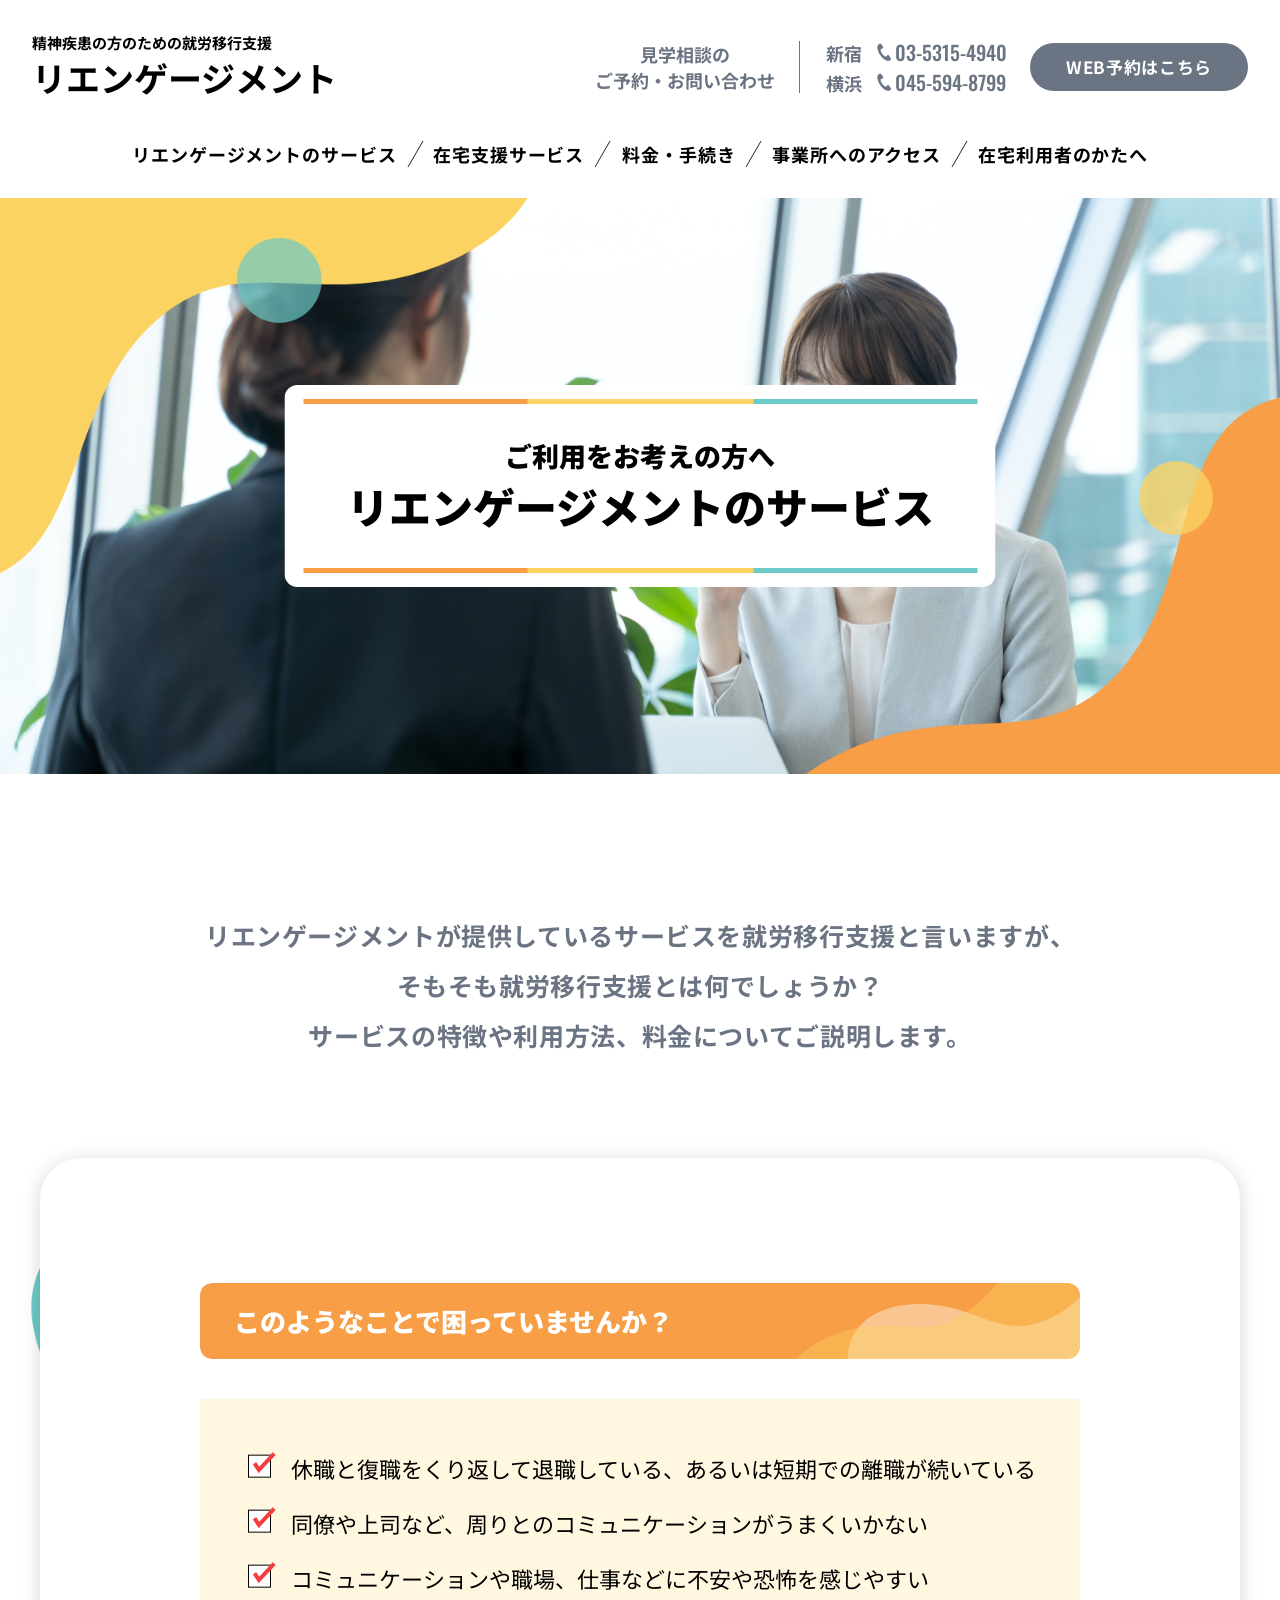
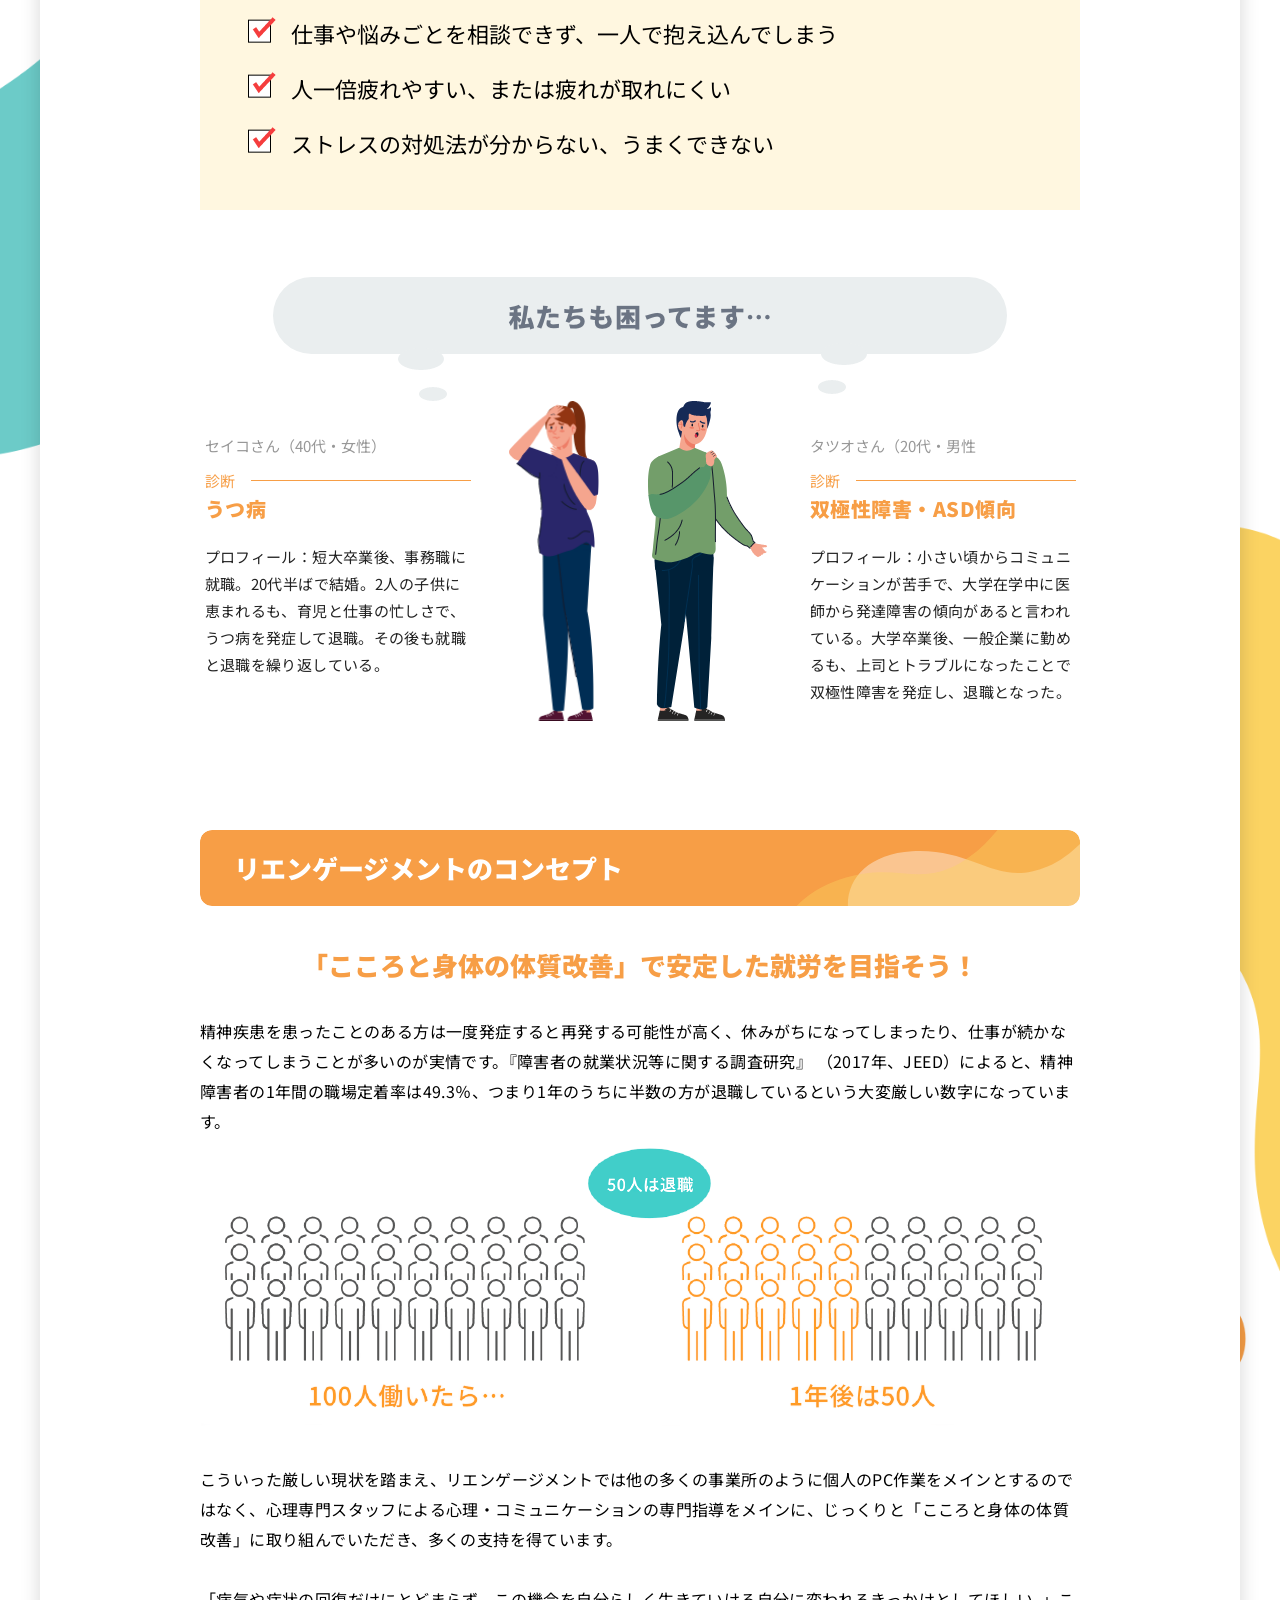
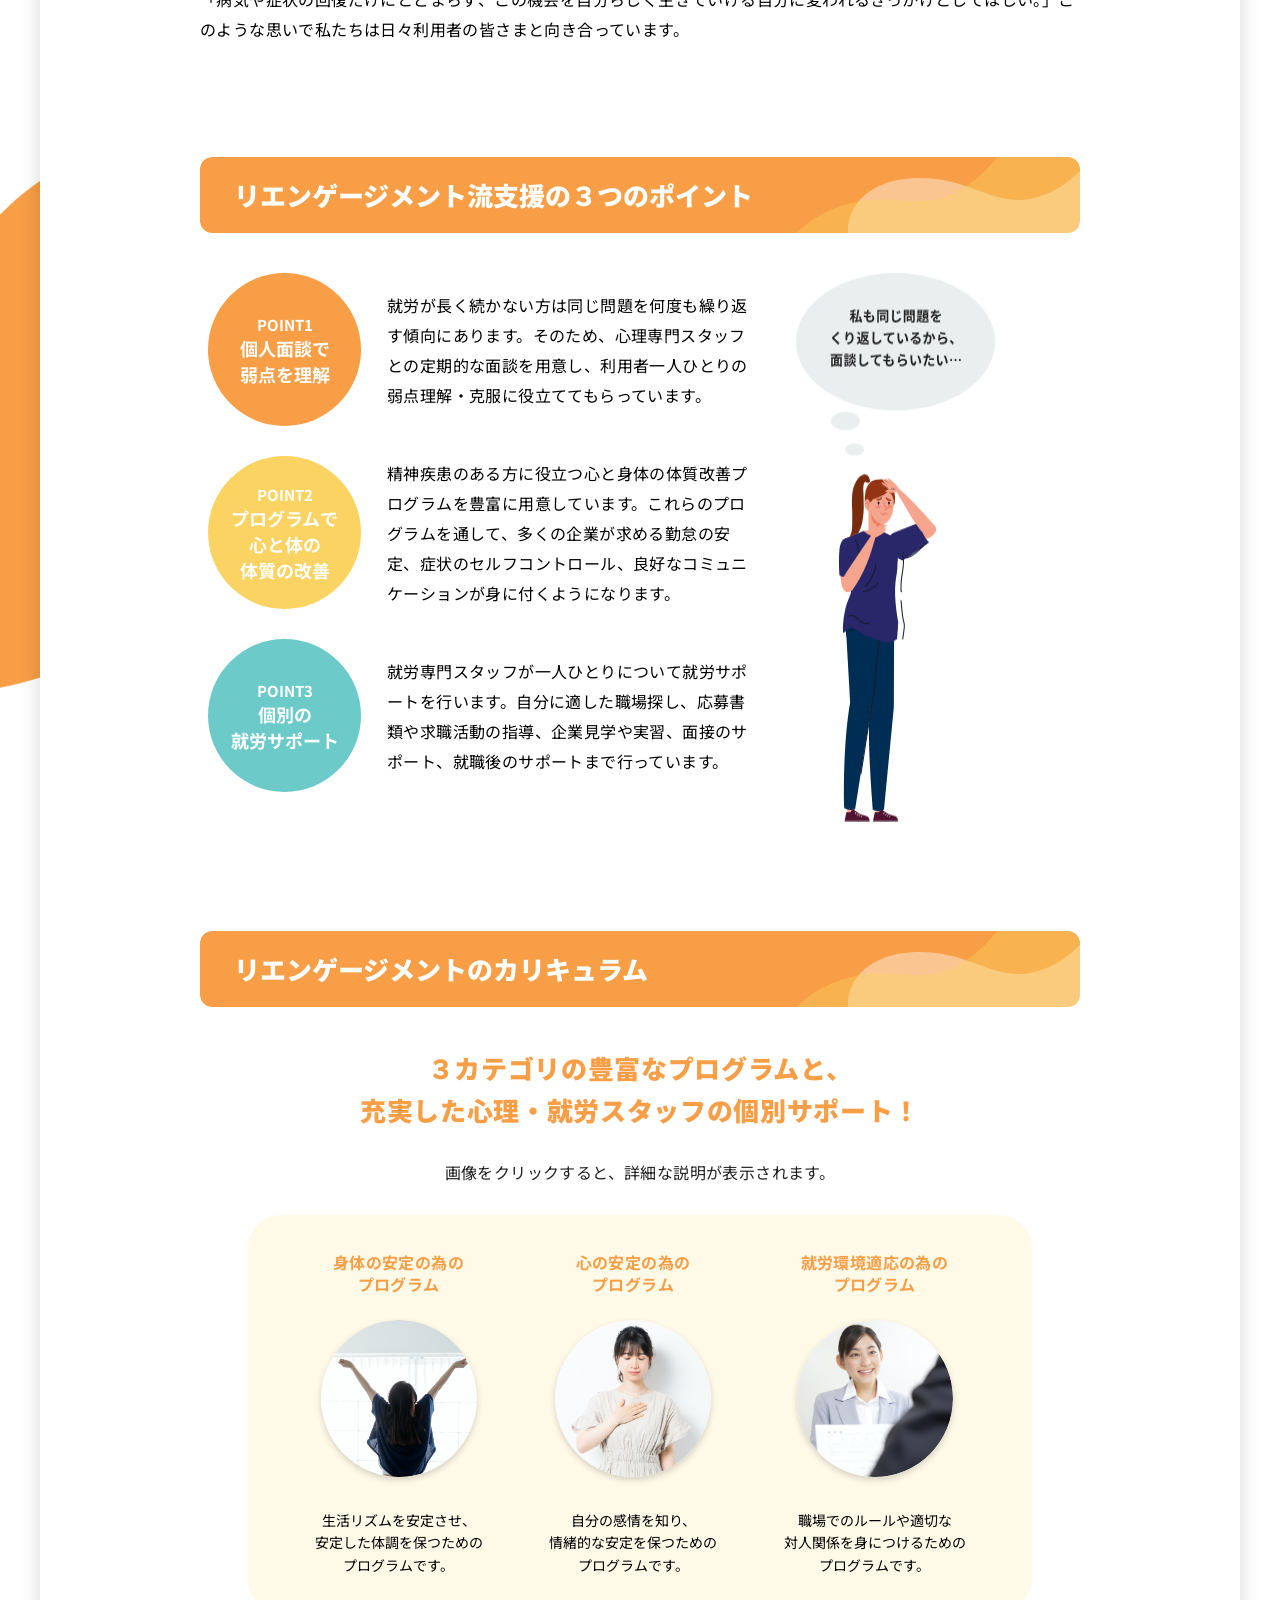
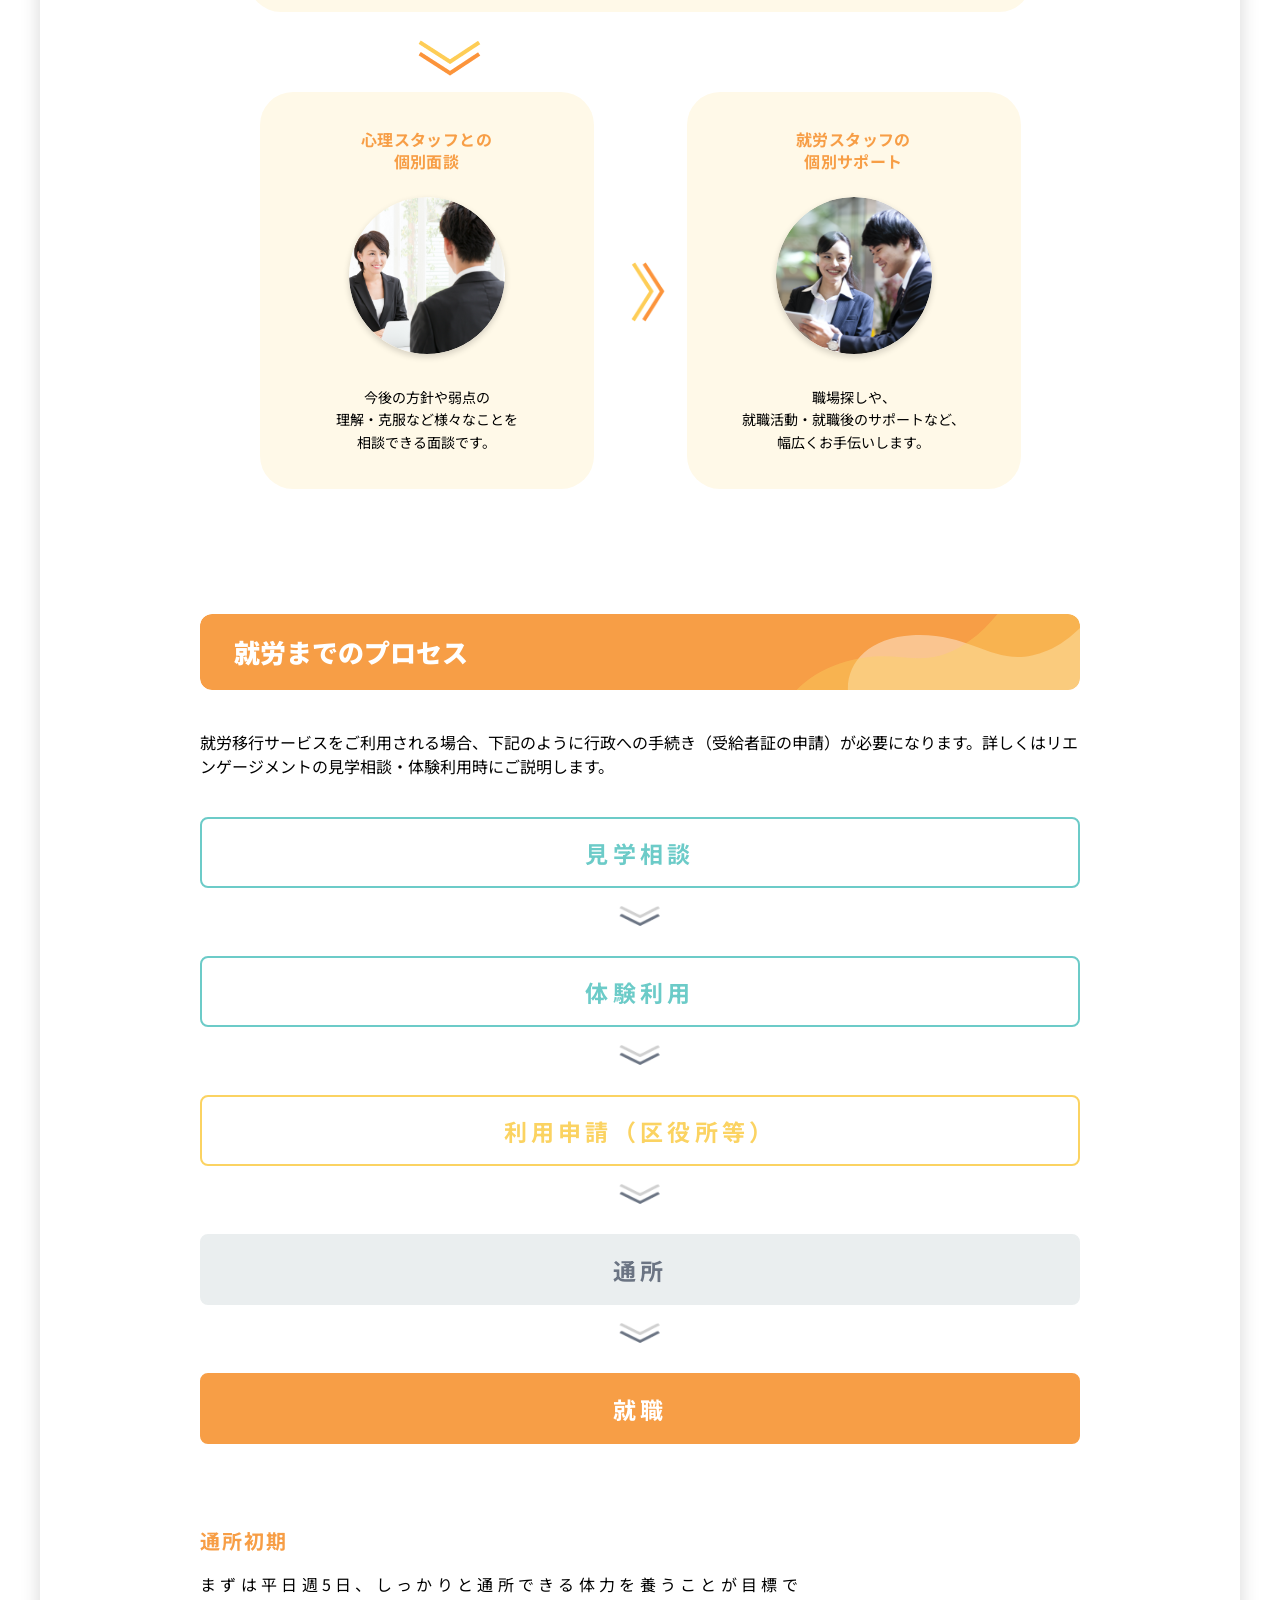
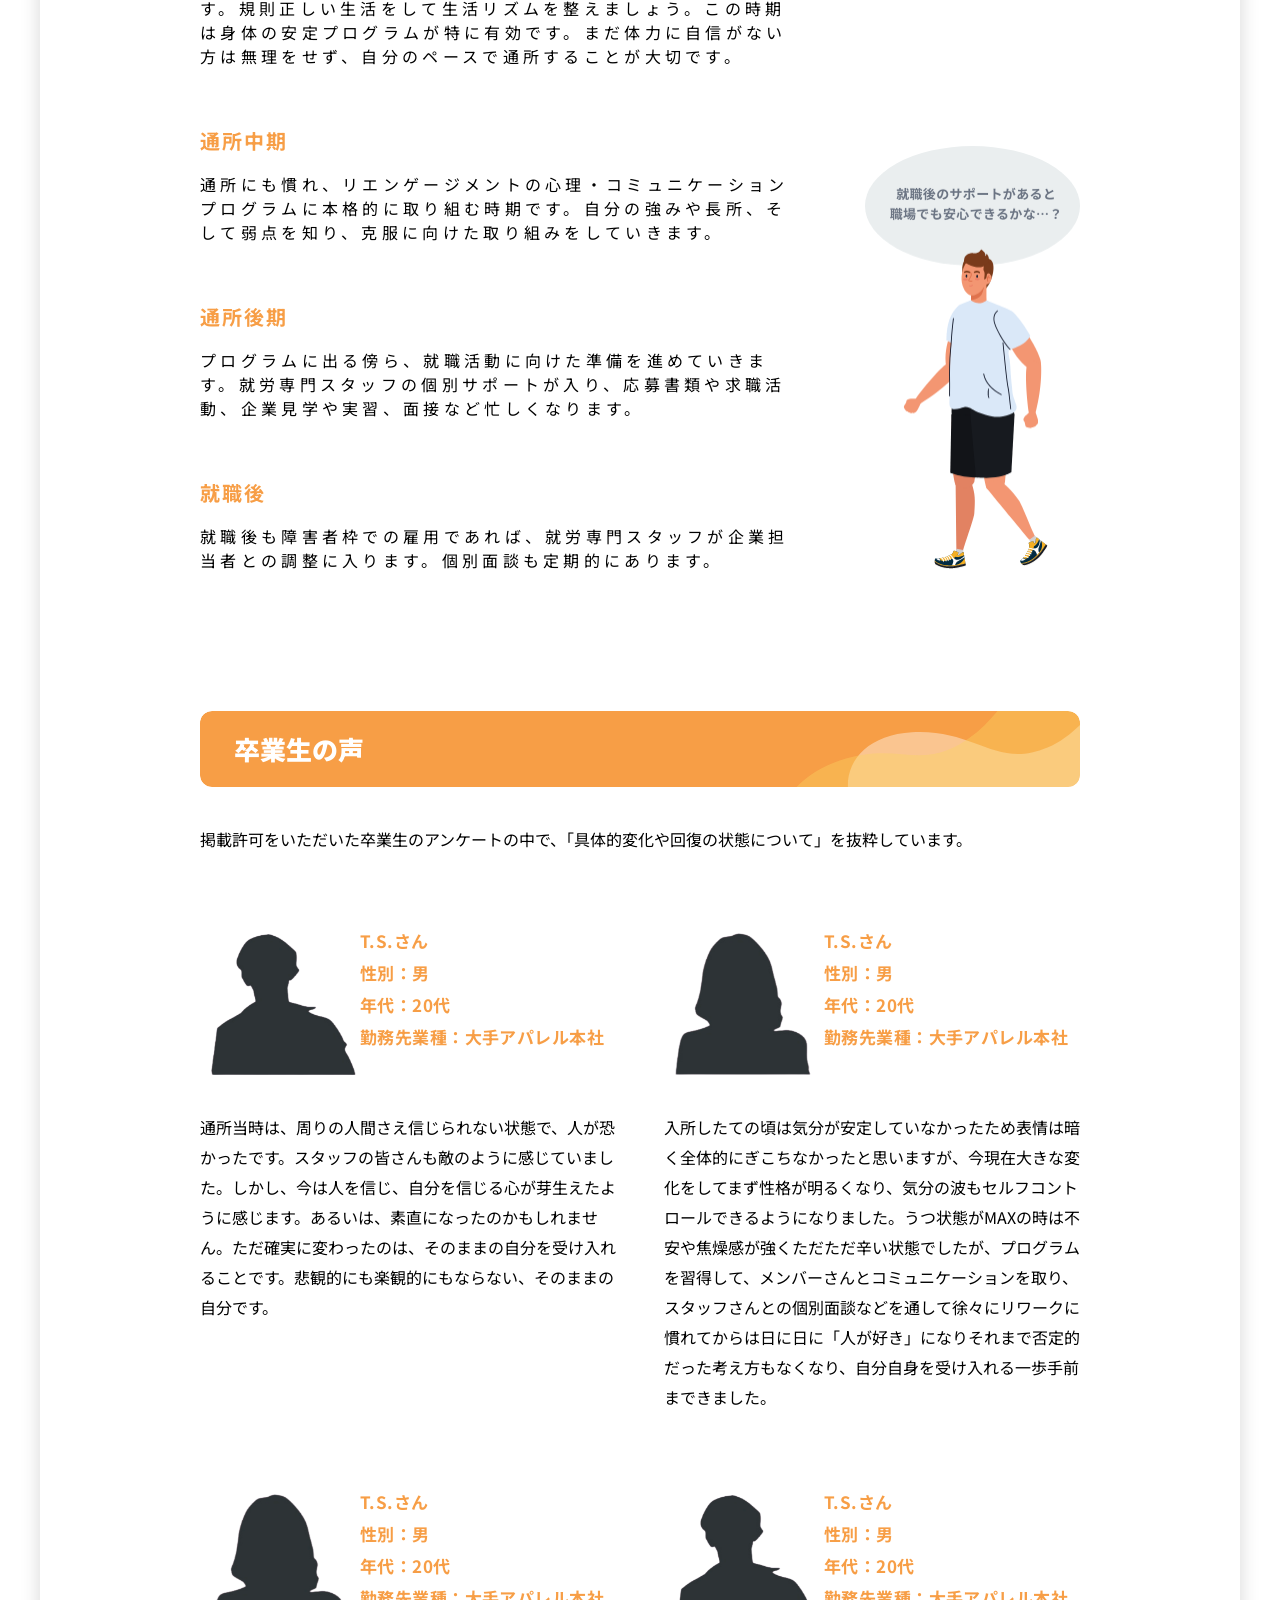
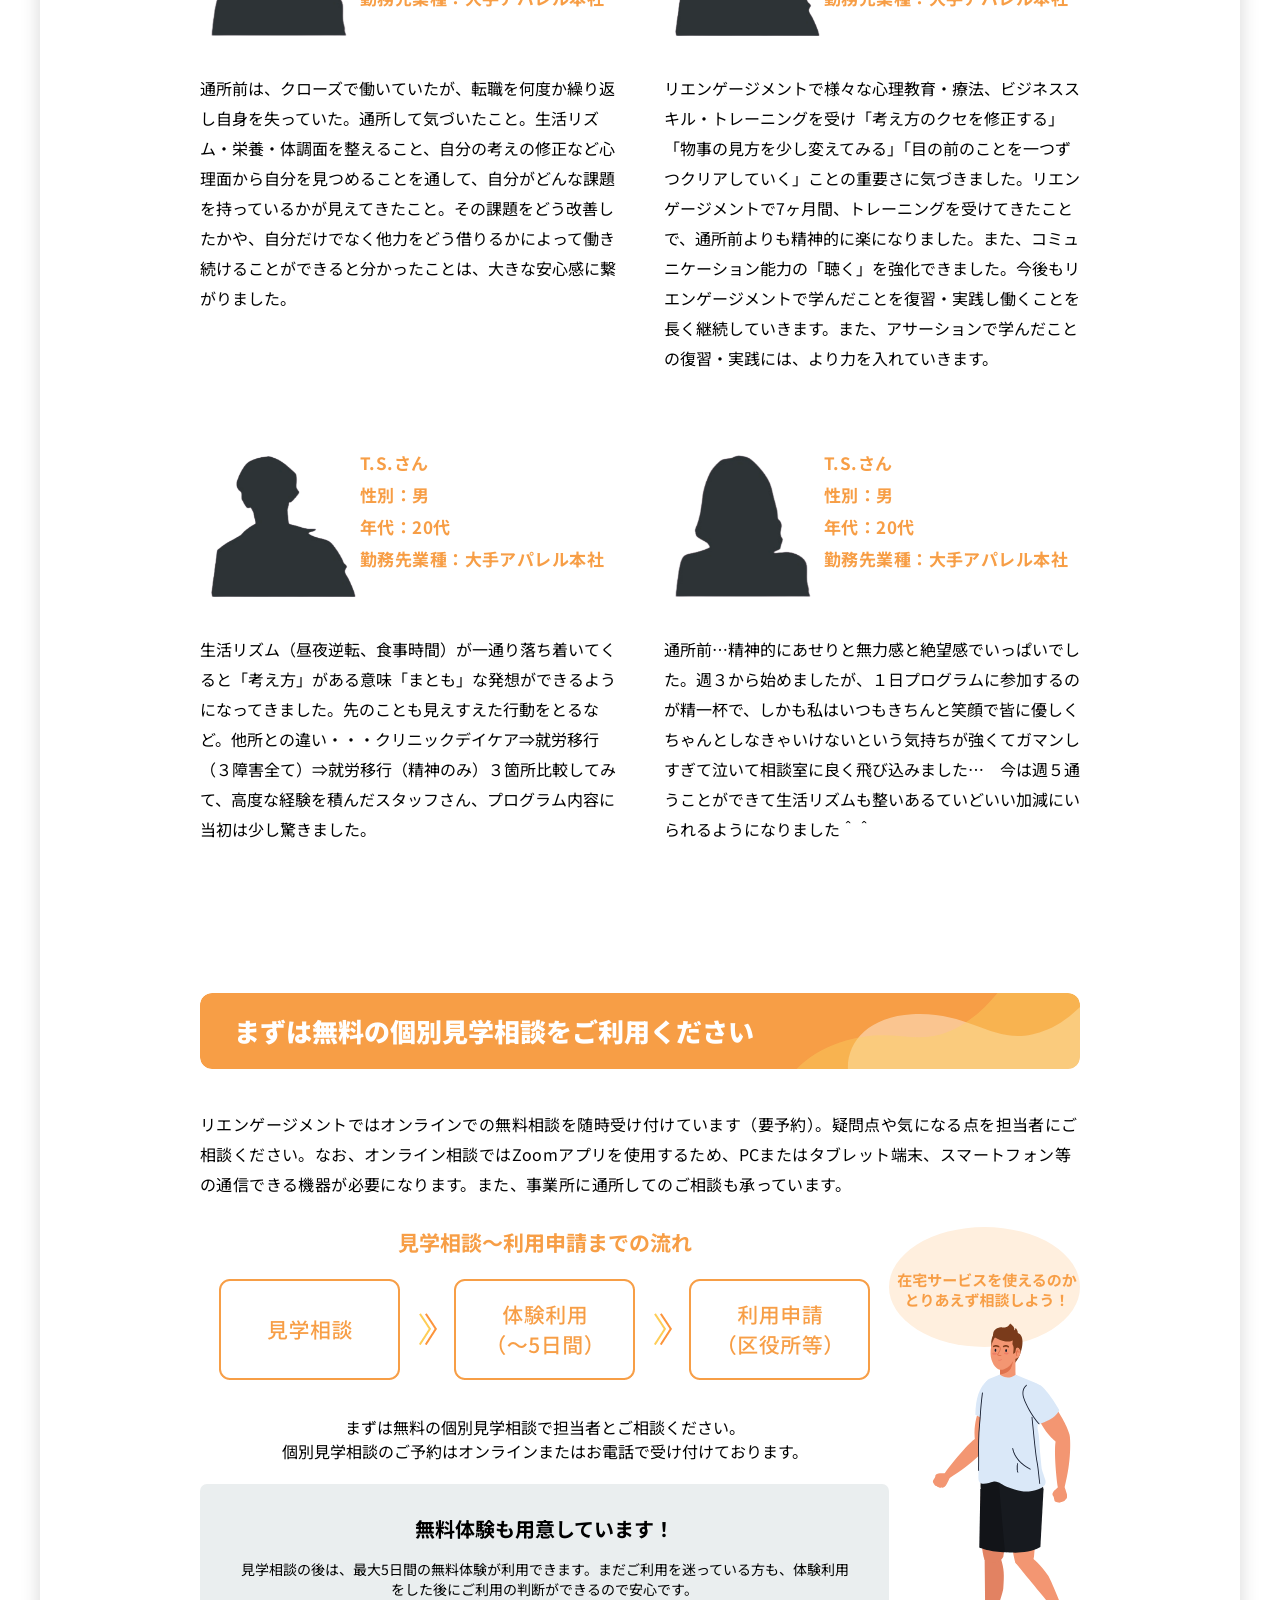
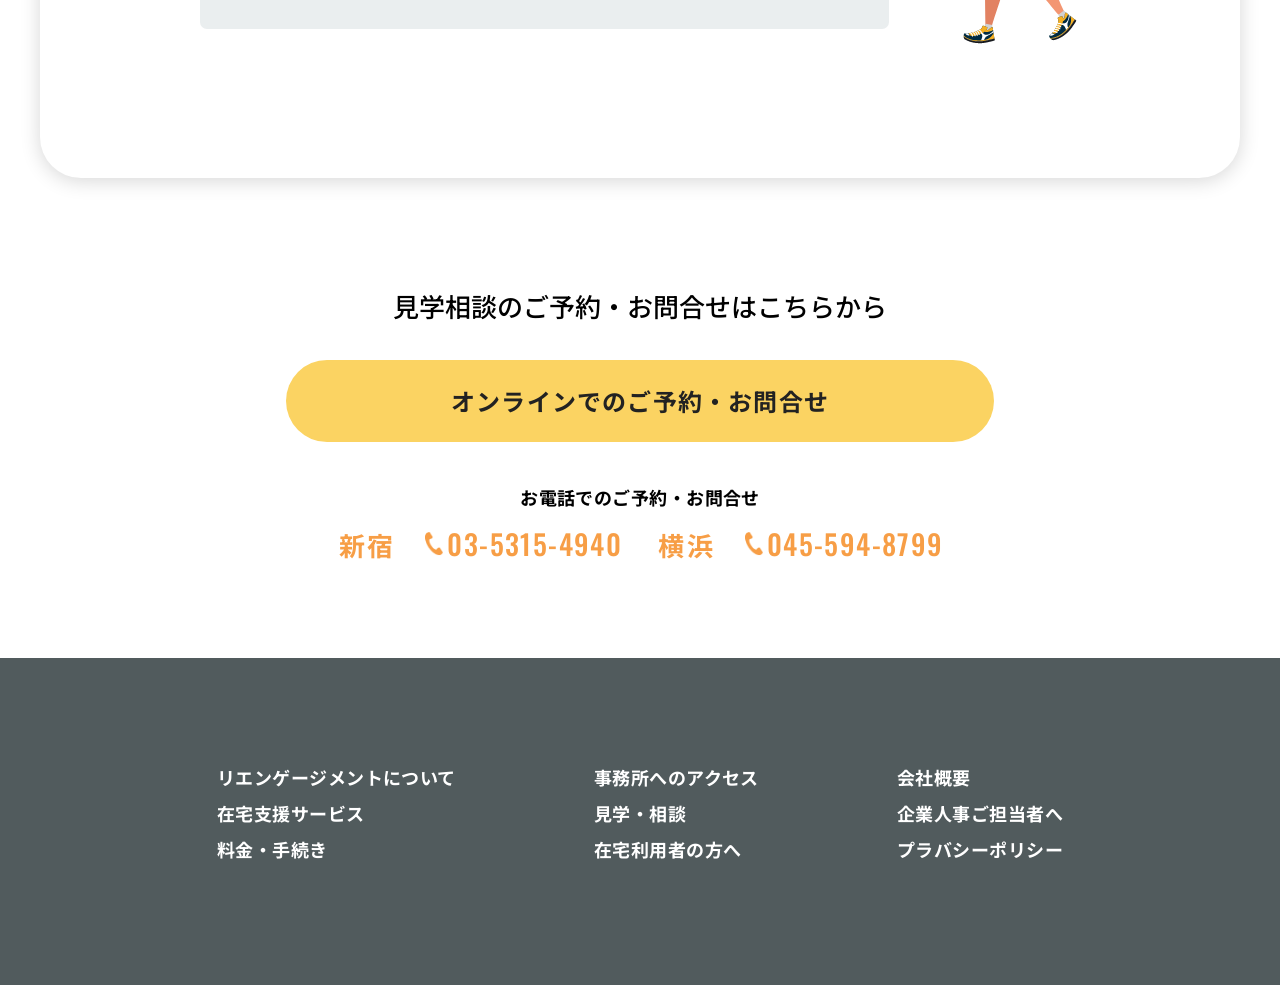
<file: index.html>
<!DOCTYPE html>
<html lang="ja">
  <head>
    <meta charset="utf-8">
    <meta name="viewport" content="width=device-width, initial-scale=1.0">
    <title>リエンゲージメント</title>
    <link rel="stylesheet" href="scss/main-service.css">
    <link href="https://fonts.googleapis.com/css2?family=Noto+Sans+JP:wght@300;400;500;700;900&family=Oswald:wght@400;500;600&family=Raleway:wght@400;500;600;700;800;900&display=swap" rel="stylesheet">
</head>
<body>
      <div class="no-scroll">

    <header>
        <div class="header_wrap">
            <div class="header_block">
            <div class="header_logo">
      <h1 class="header_logo_title"><a href="https://htsubasa.github.io/reengagement/"><span class="header_logo_sub">精神疾患の方のための就労移行支援</span>リエンゲージメント</a></h1>
        </div><!--header_logo-->
        <div class="header_info">
            <p class="header_contact">見学相談の<br>ご予約・お問い合わせ</p>
            <div class="header_tel">
                <p class="area">新宿<span><img src="img/front/phone_logo.png">03-5315-4940</span></p>
                <p class="area">横浜<span><img src="img/front/phone_logo.png">045-594-8799</span></p>
            </div><!--header_tel-->
        
            <div class="btn">
                <a href="https://htsubasa.github.io/reengagement-reservation/">WEB予約はこちら</a>
            </div><!--btn-->
        </div><!--header_info-->
        </div><!--header_bloock-->
<div class="header_nav">
    <ul>
        <li class="g-nav"><a href="https://htsubasa.github.io/main_service/">リエンゲージメントのサービス</a></li>
        <li class="g-nav"><a href="https://htsubasa.github.io/reengagement-service/">在宅支援サービス</a></li>
        <li class="g-nav"><a href="https://htsubasa.github.io/reengagement-price-page/">料金・手続き</a></li>
        <li class="g-nav"><a href="https://htsubasa.github.io/reengagement_company/">事業所へのアクセス</a></li>
        <li class="g-nav"><a href="https://htsubasa.github.io/reengagement-program-page/">在宅利用者のかたへ</a></li>
        <li id="contact-drawer" class="g-nav"><a href="https://htsubasa.github.io/reengagement-program-page/">予約・問い合わせ</a></li>
    </ul>
</div><!--nav-->
<p class="btn-gnavi">
    <span></span>
    <span></span>
    <span></span>
</p>
</div><!--header_wrap-->
</header>
        
        
<section class="mainvisual">
    <div class="mainvisual_wrap">
        <div class="mv_inner_text">
            <p class="top_inner_text">ご利用をお考えの方へ</p>
            <h2 class="top_inner_title">リエンゲージメントの<br class="br_sp">サービス</h2>
        </div><!--mv_inner_text-->
    </div><!--wrap-->
</section>

<section class="intro_top">
    <div class="intro_wrap">
        <p class="top_text">リエンゲージメントが提供しているサービスを就労移行支援と言いますが、<br>そもそも就労移行支援とは何でしょうか？<br>サービスの特徴や利用方法、料金についてご説明します。</p>
    </div><!--wrap-->
</section><!--intro_top-->

<section class="content">
    <div class="content_box">
        <h2 class="content_title">このようなことで<br class="br_sp">困っていませんか？</h2>
        <div class="check_box">
            <ul>
                <li><img src="img/service/checkbox.png">休職と復職をくり返して退職している、あるいは短期での離職が続いている</li>
                <li><img src="img/service/checkbox.png">同僚や上司など、周りとのコミュニケーションがうまくいかない</li>
                <li><img src="img/service/checkbox.png">コミュニケーションや職場、仕事などに不安や恐怖を感じやすい</li>
                <li><img src="img/service/checkbox.png">仕事や悩みごとを相談できず、一人で抱え込んでしまう</li>
                <li><img src="img/service/checkbox.png">人一倍疲れやすい、または疲れが取れにくい</li>
                <li><img src="img/service/checkbox.png">ストレスの対処法が分からない、うまくできない</li>
            </ul>
        </div><!--checkbox-->

        <div class="example">
            <img class="gray_img" src="img/service/bubble_gray.png">   
            <img class="sp_gray_img" src="img/main-service/bubble_gray_sp.png">     
            <div class="example_block">
                <div class="example_box">
                    <div class="profile_block">
                        <p class="name">セイコさん（40代・女性）</p>
                        <p class="check">診断</p>
                        <p class="symptom">うつ病</p>
                        <p class="profile_text">プロフィール：短大卒業後、事務職に就職。20代半ばで結婚。2人の子供に恵まれるも、育児と仕事の忙しさで、うつ病を発症して退職。その後も就職と退職を繰り返している。</p>
                    </div><!--profile_block-->
                    <img id="female_pic" src="img/service/femal_pic.png" alt="人の画像">
                </div><!--example_1-->

                <div class="example_box">
                    <img id="male_pic"  src="img/service/man_pic.png" alt="人の画像">
                    <div class="profile_block">
                        <p class="name">タツオさん（20代・男性</p>
                        <p class="check">診断</p>
                        <p class="symptom">双極性障害・ASD傾向</p>
                        <p class="profile_text">プロフィール：小さい頃からコミュニケーションが苦手で、大学在学中に医師から発達障害の傾向があると言われている。大学卒業後、一般企業に勤めるも、上司とトラブルになったことで双極性障害を発症し、退職となった。</p>
                    </div><!--profile_block-->
                </div><!--example_1-->
            </div><!--example_bloc-->
        </div><!--example-->

        <div class="concept">
            <h2>リエンゲージメントの<br class="br_sp">コンセプト</h2>
            <h3 class="concept_title">「こころと身体の体質改善」で安定した就労を目指そう！</h3>
            <p class="text">精神疾患を患ったことのある方は一度発症すると再発する可能性が高く、休みがちになってしまったり、仕事が続かなくなってしまうことが多いのが実情です。『障害者の就業状況等に関する調査研究』 （2017年、JEED）によると、精神障害者の1年間の職場定着率は49.3％、つまり1年のうちに半数の方が退職しているという大変厳しい数字になっています。</p>
            <img class="concept-img" src="img/main-service/worker_pic.png" alt="">
            <img class="concept-img_sp" src="img/main-service/worker_pic2.png" alt="">
            <p class="text">こういった厳しい現状を踏まえ、リエンゲージメントでは他の多くの事業所のように個人のPC作業をメインとするのではなく、心理専門スタッフによる心理・コミュニケーションの専門指導をメインに、じっくりと「こころと身体の体質改善」に取り組んでいただき、多くの支持を得ています。</p>
            <p id="concept_last_text" class="text">「病気や症状の回復だけにとどまらず、この機会を自分らしく生きていける自分に変われるきっかけとしてほしい。」このような思いで私たちは日々利用者の皆さまと向き合っています。</p>
        </div><!--concept-->

        <div class="point_wrap">
            <h2>リエンゲージメント流<br class="br_sp">支援の３つのポイント</h2>
            <div class="point_content">
                <div class="point_circle_block">
                    <img class="point_img_sp" src="img/main-service/speech_bubble_sp.png" alt="吹き出しと人">
                <div class="point_block">
                    <div id="orange_circle" class="circle"><p>POINT1<span>個人面談で<br>弱点を理解</span></p></div>
                    <p class="text">就労が長く続かない方は同じ問題を何度も繰り返す傾向にあります。そのため、心理専門スタッフとの定期的な面談を用意し、利用者一人ひとりの弱点理解・克服に役立ててもらっています。</p>
                </div><!--point_block-->
                <div class="point_block">
                    <div id="yellow_circle" class="circle"><p>POINT2<span>プログラムで<br>
                        心と体の<br>体質の改善</span></p></div>
                    <p class="text">精神疾患のある方に役立つ心と身体の体質改善プログラムを豊富に用意しています。これらのプログラムを通して、多くの企業が求める勤怠の安定、症状のセルフコントロール、良好なコミュニケーションが身に付くようになります。</p>
                </div><!--point_block-->
                <div class="point_block">
                    <div id="blue_circle" class="circle"><p>POINT3<span>個別の<br>就労サポート</span></p></div>
                    <p class="text">就労専門スタッフが一人ひとりについて就労サポートを行います。自分に適した職場探し、応募書類や求職活動の指導、企業見学や実習、面接のサポート、就職後のサポートまで行っています。</p>
                </div><!--point_block-->
            </div><!--point_circle_block-->

            <img class="point_img" src="img/main-service/speech_bubble.png" alt="吹き出しと人">


            </div><!--point_conotent-->
        </div><!--point_wrap-->

        <div class="curriculum">
            <h2>リエンゲージメントの<br class="br_sp">カリキュラム</h2>
            <h3 class="curriculum_sub_title">３カテゴリの豊富なプログラムと、<br>充実した心理・就労スタッフの個別サポート！</h3>
            <p class="curriculum_text">画像をクリックすると、詳細な説明が表示されます。</p>
            <div class="flow">
                <div class="program">
                    <div class="program_item">
                        <h3>身体の安定の為の<br>プログラム</h2>
                        <img class="modal_img1" src="img/main-service/card_img1.png" alt="プログラム風景">
                        <p class="program_text">生活リズムを安定させ、<br>安定した体調を保つための<br>プログラムです。</p>
                </div><!--pitem-->



                <div class="modal_1">
                    <span class="dli-close"></span>
                    <div class="modal_1_wrap">
                        <div class="btn"><p>身体の安定のためのプログラム</p></div>  
                        <p class="modal_text">生活リズムを安定させ、就職しても安定した体調を保てるようにする
                            「体の体質改善」プログラムです。自己管理プログラムや各種運動プログラム、
                            健康や疾病についての教育などがあります。
                            また定期的な自律神経の測定等のモニタリングも行っています。</p>
                           <img class="modal_img1" src="img/main-service/modal_img.png">
                            <p class="modal_title">自律神経の測定結果サンプル</p>        
                            <p class="modal_bottom_text">専用の測定器で自律神経を測定すると、このような結果が表示されます。</p>          
                        </div>
                        </div><!--momdal-->

                    <div class="program_item">
                        <h3>心の安定の為の<br>プログラム</h2>
                        <img class="modal_img2" src="img/main-service/card_img2.png" alt="プログラム風景">
                        <p class="program_text">自分の感情を知り、<br>情緒的な安定を保つための<br>プログラムです。</p>
                    </div><!--pitem-->


                    <div class="modal_2">
                        <span class="dli-close"></span>
                        <div class="modal_2_wrap">
                        <div class="btn"><p>心の安定のためのプログラム</p></div>  
                        <p class="modal_text">精神疾患を患った方々には凹んたものを元に戻すだけでなく、凹まないようにする耐性と、凹んでも自分で元に戻せる力を付ける「こころの体質改善」が必要です。
                            リエンゲージメントでは臨床心理士／公認心理師や精神保健福祉士などの心理の専門家により、認知行動療法やマインドフルネスなど、自分自身の感情を知り、情緒的な安定を保つ方法を学ぶ様々なプログラムを用意しています。</p>
                            <img class="modal_img1" src="img/main-service/modal_img2.png">
                            <img class="modal_img1" src="img/main-service/modal_img3.png">
                        </div>
                        </div><!--momdal-->


                    <div class="program_item">
                        <h3>就労環境適応の為の<br>プログラム</h2>
                        <img class="modal_img3" src="img/main-service/card_img3.png" alt="プログラム風景">
                        <p class="program_text">職場でのルールや適切な<br>対人関係を身につけるための<br>プログラムです。</p>
                    </div><!--pitem-->

                <div class="modal_3">
                    <div class="modal_3_wrap">
                    <span class="dli-close"></span>
                    <div class="btn"><p>就労環境への適応のためのプログラム</p></div>  
                    <p class="modal_text">就職活動で内定を得たり、職場で気持ちよく過ごしたりするには、身体と心を安定するだけではなく、周りの人々とよい関係を作ることが必要です。
                        リエンゲージメントではコミュニケーションスキルトレーニングや各種心理プログラム、ビジネスマナー、就労準備プログラムなど様々なプログラムを用意し、職場での適切なコミュニケーションや人間関係を構築する準備をしています。</p>
                        <img class="modal_img5" src="img/main-service/modal_img4.png" alt="プログラム風景">
                   </div>
                    </div><!--momdal-->
                </div><!--program-->



                <img class="arrow_down" src="img/service/arrow_down.png" alt="矢印"> 

                <div class="program_second">
                    <div class="program_item">
                        <h3>心理スタッフとの<br>個別面談</h2>
                        <img class="modal_img4" src="img/main-service/card_img4.png" alt="プログラム風景">
                        <p class="program_text">今後の方針や弱点の<br>理解・克服など様々なことを<br>相談できる面談です。</p>
                    </div><!--pitem-->


                    <div class="modal_4">
                        <span class="dli-close"></span>
                        <div class="btn"><p>心理スタッフとの個別面談</p></div>  
                        <p class="modal_text">こころの問題や通所全般に関する個別面談です。心療内科や精神科、カウンセリングルームでの実務経験のあるカウンセラーが専任担当として一人ひとりにつくので安心です。今後の方針についての話合い、弱点の理解や克服、日々の困りごとや不安の解消など幅広く対応しています。                        </p>
                        <p class="modal_text">成長の階段には『踊り場』も『下り階段』もあります。今進むべき方向性をいつも確認、成長し続けられる環境を用意しています。</p>
                    </div><!--momdal-->

                    <img class="arrow_right" src="img/service/arrow_right.png" alt="矢印"> 
                    <img id="arrow_down_middle" src="img/service/arrow_down.png" alt="矢印"> 
                    <div class="program_item">
                        <h3>就労スタッフの<br>個別サポート</h2>
                        <img class="modal_img5" src="img/main-service/card_img5.png" alt="プログラム風景">
                        <p class="program_text">職場探しや、<br>就職活動・就職後のサポートなど、<br>幅広くお手伝いします。</p>
                    </div><!--pitem-->

                    <div class="modal_5">
                        <span class="dli-close"></span>
                        <div class="modal_5_wrap">
                        <div class="btn"><p>就労スタッフの個別サポート</p></div>  
                        <p class="modal_text">生活リズムを安定させ、就職しても安定した体調を保てるようにする
                            「体の体質改善」プログラムです。自己管理プログラムや各種運動プログラム、
                            健康や疾病についての教育などがあります。
                            また定期的な自律神経の測定等のモニタリングも行っています。</p>
                            <p class="modal_title">就労後のメンタル管理システム</p>        
                            <p class="modal_bottom_text">リエンゲージメント卒業後、スマートフォンで利用できるメンタル管理システムを用い、出勤出来ているか、気分は落ち込んでいないかを毎日チェックし、メールや電話、面談等でしっかりとフォローアップしています。</p>          
                            <img class="modal_img6" src="img/main-service/modal_img6.png" alt="プログラム風景">
                        </div>
                        </div><!--momdal-->
                </div><!--program_second-->
            </div><!--flow-->
        </div><!--concept-->
      
        <h2>就労までのプロセス</h2>
        <p class="text">就労移行サービスをご利用される場合、下記のように行政への手続き（受給者証の申請）が必要になります。詳しくはリエンゲージメントの見学相談・体験利用時にご説明します。</p>
        <div class="proceed">
            <p class="blue_box">見学相談</p>
            <img src="img/common/black_arrow.png" alt="下矢印">
            <p class="blue_box">体験利用</p>
            <img src="img/common/black_arrow.png" alt="下矢印">
            <p class="yellow_box">利用申請（区役所等）</p>
            <img src="img/common/black_arrow.png" alt="下矢印">
            <p id="gray__fill">通所</p>
            <img src="img/common/black_arrow.png" alt="下矢印">
            <p id="orange__fill" class="yellow_box">就職</p>

            <div class="proceed_wrap">

                    <div class="proceed_text_block">
                        <img class="proceed_img_sp" src="img/main-service/speech_bubble_sp2.png" alt="吹き出しと人">
                    <div class="proceed_block">
                        <h3>通所初期</h3>
                        <p class="proceed_text">まずは平日週5日、しっかりと通所できる体力を養うことが目標です。規則正しい生活をして生活リズムを整えましょう。この時期は身体の安定プログラムが特に有効です。まだ体力に自信がない方は無理をせず、自分のペースで通所することが大切です。</p>
                    </div><!--proceed_block-->

                    <div class="proceed_block">
                        <h3>通所中期</h3>
                        <p class="proceed_text">通所にも慣れ、リエンゲージメントの心理・コミュニケーションプログラムに本格的に取り組む時期です。自分の強みや長所、そして弱点を知り、克服に向けた取り組みをしていきます。</p>
                    </div><!--proceed_block-->
                    
                    <div class="proceed_block">
                        <h3>通所後期</h3>
                        <p class="proceed_text">プログラムに出る傍ら、就職活動に向けた準備を進めていきます。就労専門スタッフの個別サポートが入り、応募書類や求職活動、企業見学や実習、面接など忙しくなります。</p>
                    </div><!--proceed_block-->

                    <div class="proceed_block">
                        <h3>就職後</h3>
                        <p class="proceed_text">就職後も障害者枠での雇用であれば、就労専門スタッフが企業担当者との調整に入ります。個別面談も定期的にあります。</p>
                    </div><!--proceed_block-->
                </div><!--point_circle_block-->
                <img src="img/main-service/speech_bubble2.png" alt="人と吹き出し">
            </div><!--proceed_wrap-->
        </div><!--proceed-->

        <div class="customer_list">
            <h2>卒業生の声</h2>
            <p class="text">掲載許可をいただいた卒業生のアンケートの中で、「具体的変化や回復の状態について」を抜粋しています。</p>

        <div class="profile_content">

        <div class="profile_block">
        <div class="profile">
            <img src="img/main-service/shadow_man.png" alt="シルエット">
        <ul class="profile_list">
            <li>T.S.さん</li>
            <li>性別：男</li>
            <li>年代：20代</li>
            <li>勤務先業種：大手アパレル本社</li>
        </ul>
        </div><!--profile-->
            <p class="text">通所当時は、周りの人間さえ信じられない状態で、人が恐かったです。スタッフの皆さんも敵のように感じていました。しかし、今は人を信じ、自分を信じる心が芽生えたように感じます。あるいは、素直になったのかもしれません。ただ確実に変わったのは、そのままの自分を受け入れることです。悲観的にも楽観的にもならない、そのままの自分です。</p>
        </div><!--profile_block-->

        <div class="profile_block">
            <div class="profile">
                <img src="img/main-service/shadow_woman.png" alt="シルエット">
            <ul class="profile_list">
                <li>T.S.さん</li>
                <li>性別：男</li>
                <li>年代：20代</li>
                <li>勤務先業種：大手アパレル本社</li>
            </ul>
            </div><!--profile-->
                <p class="text">入所したての頃は気分が安定していなかったため表情は暗く全体的にぎこちなかったと思いますが、今現在大きな変化をしてまず性格が明るくなり、気分の波もセルフコントロールできるようになりました。うつ状態がMAXの時は不安や焦燥感が強くただただ辛い状態でしたが、プログラムを習得して、メンバーさんとコミュニケーションを取り、スタッフさんとの個別面談などを通して徐々にリワークに慣れてからは日に日に「人が好き」になりそれまで否定的だった考え方もなくなり、自分自身を受け入れる一歩手前まできました。</p>
            </div><!--profile_block-->

            <div class="profile_block">
                <div class="profile">
                    <img src="img/main-service/shadow_woman.png" alt="シルエット">
                <ul class="profile_list">
                    <li>T.S.さん</li>
                    <li>性別：男</li>
                    <li>年代：20代</li>
                    <li>勤務先業種：大手アパレル本社</li>
                </ul>
                </div><!--profile-->
                    <p class="text">通所前は、クローズで働いていたが、転職を何度か繰り返し自身を失っていた。通所して気づいたこと。生活リズム・栄養・体調面を整えること、自分の考えの修正など心理面から自分を見つめることを通して、自分がどんな課題を持っているかが見えてきたこと。その課題をどう改善したかや、自分だけでなく他力をどう借りるかによって働き続けることができると分かったことは、大きな安心感に繋がりました。</p>
                </div><!--profile_block-->

                <div class="profile_block">
                    <div class="profile">
                        <img src="img/main-service/shadow_man.png" alt="シルエット">
                    <ul class="profile_list">
                        <li>T.S.さん</li>
                        <li>性別：男</li>
                        <li>年代：20代</li>
                        <li>勤務先業種：大手アパレル本社</li>
                    </ul>
                    </div><!--profile-->
                        <p class="text">リエンゲージメントで様々な心理教育・療法、ビジネススキル・トレーニングを受け「考え方のクセを修正する」「物事の見方を少し変えてみる」「目の前のことを一つずつクリアしていく」ことの重要さに気づきました。リエンゲージメントで7ヶ月間、トレーニングを受けてきたことで、通所前よりも精神的に楽になりました。また、コミュニケーション能力の「聴く」を強化できました。今後もリエンゲージメントで学んだことを復習・実践し働くことを長く継続していきます。また、アサーションで学んだことの復習・実践には、より力を入れていきます。</p>
                </div><!--profile_block-->


                    <div class="profile_block">
                        <div class="profile">
                            <img src="img/main-service/shadow_man.png" alt="シルエット">
                        <ul class="profile_list">
                            <li>T.S.さん</li>
                            <li>性別：男</li>
                            <li>年代：20代</li>
                            <li>勤務先業種：大手アパレル本社</li>
                        </ul>
                        </div><!--profile-->
                            <p class="text"> 生活リズム（昼夜逆転、食事時間）が一通り落ち着いてくると「考え方」がある意味「まとも」な発想ができるようになってきました。先のことも見えすえた行動をとるなど。他所との違い・・・クリニックデイケア⇒就労移行（３障害全て）⇒就労移行（精神のみ）３箇所比較してみて、高度な経験を積んだスタッフさん、プログラム内容に当初は少し驚きました。</p>
                    </div><!--profile_block-->


                    <div class="profile_block">
                            <div class="profile">
                                <img src="img/main-service/shadow_woman.png" alt="シルエット">
                            <ul class="profile_list">
                                <li>T.S.さん</li>
                                <li>性別：男</li>
                                <li>年代：20代</li>
                                <li>勤務先業種：大手アパレル本社</li>
                            </ul>
                            </div><!--profile-->
                                <p class="text">通所前…精神的にあせりと無力感と絶望感でいっぱいでした。週３から始めましたが、１日プログラムに参加するのが精一杯で、しかも私はいつもきちんと笑顔で皆に優しくちゃんとしなきゃいけないという気持ちが強くてガマンしすぎて泣いて相談室に良く飛び込みました…　今は週５通うことができて生活リズムも整いあるていどいい加減にいられるようになりました＾＾</p>
                    </div><!--profile_block-->

    </div><!--profile_content-->
    </div><!--customer_list-->

  

        <h2>まずは無料の個別見学相談を<br class="br_sp">ご利用ください</h2>
        <p class="free_class_text">リエンゲージメントではオンラインでの無料相談を随時受け付けています（要予約）。疑問点や気になる点を担当者にご相談ください。なお、オンライン相談ではZoomアプリを使用するため、PCまたはタブレット端末、スマートフォン等の通信できる機器が必要になります。また、事業所に通所してのご相談も承っています。</p>
        <div class="consulting_flow">
            <div class="consulting_flow_box">
            <h3>見学相談〜利用申請までの流れ</h3>
            <img class="consulting_flow_pic_sp" src="img/main-service/flow_sp.png" alt="吹き出しと人">
            <img id="consulting_flow_pic" src="img/service/flow.png" alt="見学の流れ画像">
            <p class="text_on_box">まずは無料の個別見学相談で担当者とご相談ください。<br>個別見学相談のご予約はオンラインまたはお電話で受け付けております。</p>
            <div class="free_block">
                <p class="free_title">無料体験も用意しています！</p>
                <p>見学相談の後は、最大5日間の無料体験が利用できます。まだご利用を迷っている方も、体験利用をした後にご利用の判断ができるので安心です。</p>
            </div><!--free_block-->
        </div><!--consulting_flow_box-->
            <img class="consulting_img_pc" src="img/service/human_pic.png" alt="人の画像">
            <img class="consulting_img_sp" src="img/main-service/human_sp.png" alt="人の画像">
        </div><!--consulting_flow-->

    </div><!--content_box-->
</section><!--content-->


<section class="contact_wrap">
    <h3 class="contact_title">見学相談のご予約・お問合せはこちらから</h3>
    <h3 class="contact_title_sp">見学相談のご予約<br>お問合せはこちらから</h3>
    <div class="btn">
        <a href="https://htsubasa.github.io/reengagement-reservation/">オンラインでのご予約・お問合せ</a>
    </div>
    <p class="reservation">お電話でのご予約・お問合せ</p>
    <div class="contact_tel">
        <p id="shinjuku">新宿<span class="number"><img src="img/service/phone_logo.png">03-5315-4940</span></p>
        <p id="yokohama">横浜<span class="number"><img src="img/service/phone_logo.png">045-594-8799</span></p>
    </div><!--header_tel-->

</section><!--contact-->


<footer>
    <div class="footer_wrap">
        <div class="footer_nav">
            <ul>
                <li class="nav_top_title"><a href="https://htsubasa.github.io/main_service/">リエンゲージメントについて</a></li>
                <li class="nav_top_title"><a href="https://htsubasa.github.io/reengagement-service/">在宅支援サービス</a></li>
                <li class="nav_top_title"><a href="https://htsubasa.github.io/reengagement-price-page/">料金・手続き</a></li>
            </ul>
        </div><!--nav-->
    
    
        <div class="footer_nav">
            <ul>
                <li class="nav_top_title"><a href="https://htsubasa.github.io/reengagement_company/">事務所へのアクセス</a></li>
                <li class="nav_top_title"><a href="https://htsubasa.github.io/reengagement-reservation/">見学・相談</a></li>
                <li class="nav_top_title"><a href="https://htsubasa.github.io/reengagement-program-page/">在宅利用者の方へ</a></li>
            </ul>
        </div><!--nav-->
    
        <div class="footer_nav">
            <ul>
                <li class="nav_top_title"><a href="https://htsubasa.github.io/reengagement_company/">会社概要</a></li>
                <li class="nav_top_title"><a href="https://htsubasa.github.io/reengagement_humanresource/">企業人事ご担当者へ</a></li>
                <li class="nav_top_title"><a href="https://htsubasa.github.io/reengagement-privacy-page/">プラバシーポリシー</a></li>
            </ul>
        </div><!--nav-->
    
    </div><!--wrap-->
    </footer>
    
    
<div class="overlay"></div>



<script src="https://ajax.googleapis.com/ajax/libs/jquery/3.5.1/jquery.min.js"></script>
<script type="text/javascript" src="js/java.js"></script>
</div>

</body>
</html>
</file>
<file: scss/main-service.css>
@charset "UTF-8";
/*!
 * ress.css • v2.0.4
 * MIT License
 * github.com/filipelinhares/ress
 */
/* # =================================================================
   # Global selectors
   # ================================================================= */
html {
  -webkit-box-sizing: border-box;
          box-sizing: border-box;
  -webkit-text-size-adjust: 100%;
  /* Prevent adjustments of font size after orientation changes in iOS */
  word-break: normal;
  -moz-tab-size: 4;
  -o-tab-size: 4;
     tab-size: 4;
}

*,
::before,
::after {
  background-repeat: no-repeat;
  /* Set `background-repeat: no-repeat` to all elements and pseudo elements */
  -webkit-box-sizing: inherit;
          box-sizing: inherit;
}

::before,
::after {
  text-decoration: inherit;
  /* Inherit text-decoration and vertical align to ::before and ::after pseudo elements */
  vertical-align: inherit;
}

* {
  padding: 0;
  /* Reset `padding` and `margin` of all elements */
  margin: 0;
}

/* # =================================================================
     # General elements
     # ================================================================= */
hr {
  overflow: visible;
  /* Show the overflow in Edge and IE */
  height: 0;
  /* Add the correct box sizing in Firefox */
}

details,
main {
  display: block;
  /* Render the `main` element consistently in IE. */
}

summary {
  display: list-item;
  /* Add the correct display in all browsers */
}

small {
  font-size: 80%;
  /* Set font-size to 80% in `small` elements */
}

[hidden] {
  display: none;
  /* Add the correct display in IE */
}

abbr[title] {
  border-bottom: none;
  /* Remove the bottom border in Chrome 57 */
  /* Add the correct text decoration in Chrome, Edge, IE, Opera, and Safari */
  text-decoration: underline;
  -webkit-text-decoration: underline dotted;
          text-decoration: underline dotted;
}

a {
  background-color: transparent;
  /* Remove the gray background on active links in IE 10 */
  text-decoration: none;
  color: black;
}

a:active,
a:hover {
  outline-width: 0;
  /* Remove the outline when hovering in all browsers */
}

code,
kbd,
pre,
samp {
  font-family: monospace, monospace;
  /* Specify the font family of code elements */
}

pre {
  font-size: 1em;
  /* Correct the odd `em` font sizing in all browsers */
}

b,
strong {
  font-weight: bolder;
  /* Add the correct font weight in Chrome, Edge, and Safari */
}

/* https://gist.github.com/unruthless/413930 */
sub,
sup {
  font-size: 75%;
  line-height: 0;
  position: relative;
  vertical-align: baseline;
}

sub {
  bottom: -0.25em;
}

sup {
  top: -0.5em;
}

/* # =================================================================
     # Forms
     # ================================================================= */
input {
  border-radius: 0;
}

/* Replace pointer cursor in disabled elements */
[disabled] {
  cursor: default;
}

[type="number"]::-webkit-inner-spin-button,
[type="number"]::-webkit-outer-spin-button {
  height: auto;
  /* Correct the cursor style of increment and decrement buttons in Chrome */
}

[type="search"] {
  -webkit-appearance: textfield;
  /* Correct the odd appearance in Chrome and Safari */
  outline-offset: -2px;
  /* Correct the outline style in Safari */
}

[type="search"]::-webkit-search-decoration {
  -webkit-appearance: none;
  /* Remove the inner padding in Chrome and Safari on macOS */
}

textarea {
  overflow: auto;
  /* Internet Explorer 11+ */
  resize: vertical;
  /* Specify textarea resizability */
}

button,
input,
optgroup,
select,
textarea {
  font: inherit;
  /* Specify font inheritance of form elements */
}

optgroup {
  font-weight: bold;
  /* Restore the font weight unset by the previous rule */
}

button {
  overflow: visible;
  /* Address `overflow` set to `hidden` in IE 8/9/10/11 */
}

button,
select {
  text-transform: none;
  /* Firefox 40+, Internet Explorer 11- */
}

/* Apply cursor pointer to button elements */
button,
[type="button"],
[type="reset"],
[type="submit"],
[role="button"] {
  cursor: pointer;
  color: inherit;
}

/* Remove inner padding and border in Firefox 4+ */
button::-moz-focus-inner,
[type="button"]::-moz-focus-inner,
[type="reset"]::-moz-focus-inner,
[type="submit"]::-moz-focus-inner {
  border-style: none;
  padding: 0;
}

/* Replace focus style removed in the border reset above */
button:-moz-focusring,
[type="button"]::-moz-focus-inner,
[type="reset"]::-moz-focus-inner,
[type="submit"]::-moz-focus-inner {
  outline: 1px dotted ButtonText;
}

button,
html [type="button"],
[type="reset"],
[type="submit"] {
  -webkit-appearance: button;
  /* Correct the inability to style clickable types in iOS */
}

/* Remove the default button styling in all browsers */
button,
input,
select,
textarea {
  background-color: transparent;
  border-style: none;
}

/* Style select like a standard input */
select {
  -moz-appearance: none;
  /* Firefox 36+ */
  -webkit-appearance: none;
  /* Chrome 41+ */
}

select::-ms-expand {
  display: none;
  /* Internet Explorer 11+ */
}

select::-ms-value {
  color: currentColor;
  /* Internet Explorer 11+ */
}

legend {
  border: 0;
  /* Correct `color` not being inherited in IE 8/9/10/11 */
  color: inherit;
  /* Correct the color inheritance from `fieldset` elements in IE */
  display: table;
  /* Correct the text wrapping in Edge and IE */
  max-width: 100%;
  /* Correct the text wrapping in Edge and IE */
  white-space: normal;
  /* Correct the text wrapping in Edge and IE */
  max-width: 100%;
  /* Correct the text wrapping in Edge 18- and IE */
}

::-webkit-file-upload-button {
  /* Correct the inability to style clickable types in iOS and Safari */
  -webkit-appearance: button;
  color: inherit;
  font: inherit;
  /* Change font properties to `inherit` in Chrome and Safari */
}

/* # =================================================================
     # Specify media element style
     # ================================================================= */
img {
  border-style: none;
  /* Remove border when inside `a` element in IE 8/9/10 */
}

/* Add the correct vertical alignment in Chrome, Firefox, and Opera */
progress {
  vertical-align: baseline;
}

svg:not([fill]) {
  fill: currentColor;
}

/* # =================================================================
     # Accessibility
     # ================================================================= */
/* Hide content from screens but not screenreaders */
@media screen {
  [hidden~="screen"] {
    display: inherit;
  }
  [hidden~="screen"]:not(:active):not(:focus):not(:target) {
    position: absolute !important;
    clip: rect(0 0 0 0) !important;
  }
}

/* Specify the progress cursor of updating elements */
[aria-busy="true"] {
  cursor: progress;
}

/* Specify the pointer cursor of trigger elements */
[aria-controls] {
  cursor: pointer;
}

/* Specify the unstyled cursor of disabled, not-editable, or otherwise inoperable elements */
[aria-disabled] {
  cursor: default;
}

html {
  /*body*/
}

html body {
  font-family: 'Noto Sans JP', sans-serif;
}

html body .no-scroll {
  overflow: hidden;
  /*header*/
  /*mainvisual*/
  /*introtop*/
  /*content*/
  /*contact_wrap*/
  /*footer*/
}

html body .no-scroll header {
  /*warp*/
}

html body .no-scroll header .header_wrap {
  max-width: 1500px;
  width: 95%;
  margin: 0 auto;
  padding: 32px 0 31px;
  /*block*/
  /*nav*/
  /*btn-gnavi*/
}

@media (max-width: 1024px) {
  html body .no-scroll header .header_wrap {
    max-width: 1024px;
    width: 95%;
  }
}

@media (max-width: 560px) {
  html body .no-scroll header .header_wrap {
    padding: 14px 0 14px;
  }
}

html body .no-scroll header .header_wrap .header_block {
  display: -webkit-box;
  display: -ms-flexbox;
  display: flex;
  -webkit-box-pack: justify;
      -ms-flex-pack: justify;
          justify-content: space-between;
  /*logo*/
  /*info*/
}

html body .no-scroll header .header_wrap .header_block .header_logo {
  display: -webkit-box;
  display: -ms-flexbox;
  display: flex;
  /*img*/
  /*h1*/
}

html body .no-scroll header .header_wrap .header_block .header_logo img {
  width: 70px;
}

html body .no-scroll header .header_wrap .header_block .header_logo h1 {
  font-size: 34px;
  /*logo_sub*/
}

@media (max-width: 1024px) {
  html body .no-scroll header .header_wrap .header_block .header_logo h1 {
    font-size: 30px;
  }
}

@media (max-width: 560px) {
  html body .no-scroll header .header_wrap .header_block .header_logo h1 {
    font-size: 18px;
  }
}

html body .no-scroll header .header_wrap .header_block .header_logo h1 .header_logo_sub {
  display: block;
  font-size: 15px;
}

@media (max-width: 560px) {
  html body .no-scroll header .header_wrap .header_block .header_logo h1 .header_logo_sub {
    font-size: 10px;
  }
}

html body .no-scroll header .header_wrap .header_block .header_info {
  display: -webkit-box;
  display: -ms-flexbox;
  display: flex;
  -webkit-box-align: center;
      -ms-flex-align: center;
          align-items: center;
  color: #6B7483;
  font-weight: bold;
  /*btn*/
}

@media (max-width: 768px) {
  html body .no-scroll header .header_wrap .header_block .header_info {
    display: none;
  }
}

html body .no-scroll header .header_wrap .header_block .header_info .header_contact {
  text-align: center;
  padding-right: 24.4px;
  border-right: 1px solid #6B7483;
  font-size: 18px;
}

@media (max-width: 1024px) {
  html body .no-scroll header .header_wrap .header_block .header_info .header_contact {
    padding-right: 12px;
    font-size: 14px;
  }
}

html body .no-scroll header .header_wrap .header_block .header_info .header_tel {
  padding-left: 25.6px;
  margin-right: 23px;
  font-size: 20px;
  /*area*/
}

@media (max-width: 1024px) {
  html body .no-scroll header .header_wrap .header_block .header_info .header_tel {
    display: none;
  }
}

html body .no-scroll header .header_wrap .header_block .header_info .header_tel .area {
  font-size: 18px;
  /*span*/
}

html body .no-scroll header .header_wrap .header_block .header_info .header_tel .area span {
  margin-left: 12px;
  font-family: 'Oswald', sans-serif;
  font-weight: 500;
  font-size: 20px;
  /*img*/
}

html body .no-scroll header .header_wrap .header_block .header_info .header_tel .area span img {
  width: 19px;
  height: 18px;
  margin-right: 2px;
}

html body .no-scroll header .header_wrap .header_block .header_info .btn {
  width: 218px;
  margin: 0 auto;
  /*a*/
}

@media (max-width: 1024px) {
  html body .no-scroll header .header_wrap .header_block .header_info .btn {
    margin-left: 10px;
    width: 200px;
  }
}

@media (max-width: 768px) {
  html body .no-scroll header .header_wrap .header_block .header_info .btn {
    width: 250px;
  }
}

@media (max-width: 560px) {
  html body .no-scroll header .header_wrap .header_block .header_info .btn {
    margin: 0 auto;
    width: 99%;
  }
}

html body .no-scroll header .header_wrap .header_block .header_info .btn a {
  display: block;
  text-align: center;
  font-size: 17px;
  line-height: 17px;
  padding: 15px 0px 16px;
  color: white;
  background-color: #6B7483;
  border-radius: 28px;
  font-weight: bold;
  letter-spacing: 0.7px;
}

@media (max-width: 560px) {
  html body .no-scroll header .header_wrap .header_block .header_info .btn a {
    padding: 20px 0px;
  }
}

html body .no-scroll header .header_wrap .header_block .header_info .btn:hover {
  opacity: 0.8;
  -webkit-transition: .3s;
  transition: .3s;
}

html body .no-scroll header .header_wrap .header_nav {
  margin-top: 39px;
  /*ul*/
}

@media (max-width: 768px) {
  html body .no-scroll header .header_wrap .header_nav {
    position: fixed;
    width: 300px;
    top: 0;
    right: -300px;
    background-color: #ffffff;
    height: 100%;
    padding-top: 0px;
    z-index: 3;
    margin-top: 0px;
  }
}

html body .no-scroll header .header_wrap .header_nav ul {
  display: -webkit-box;
  display: -ms-flexbox;
  display: flex;
  -webkit-box-pack: center;
      -ms-flex-pack: center;
          justify-content: center;
  /*li*/
  /*last-child*/
}

@media (max-width: 1024px) {
  html body .no-scroll header .header_wrap .header_nav ul {
    margin: 0 auto;
    -ms-flex-wrap: wrap;
        flex-wrap: wrap;
    width: 650px;
  }
}

@media (max-width: 768px) {
  html body .no-scroll header .header_wrap .header_nav ul {
    display: inline-block;
    padding-top: 120px;
  }
}

@media (max-width: 768px) {
  html body .no-scroll header .header_wrap .header_nav ul #contact-drawer a {
    background-color: #FBD362;
    border-bottom: none;
  }
}

html body .no-scroll header .header_wrap .header_nav ul #contact-drawer {
  display: none;
}

@media (max-width: 768px) {
  html body .no-scroll header .header_wrap .header_nav ul #contact-drawer {
    display: block;
  }
}

html body .no-scroll header .header_wrap .header_nav ul .g-nav {
  border-right: 1px solid #222222;
  color: #222222;
  list-style: none;
  -webkit-transform: skewX(150deg);
  transform: skewX(150deg);
}

@media (max-width: 768px) {
  html body .no-scroll header .header_wrap .header_nav ul .g-nav {
    -webkit-transform: skewX(0deg);
    transform: skewX(0deg);
    border-right: none;
  }
}

html body .no-scroll header .header_wrap .header_nav ul .g-nav a {
  padding: 0 18px;
  display: block;
  -webkit-transform: skewX(-150deg);
          transform: skewX(-150deg);
  font-size: 18px;
  font-weight: bold;
  letter-spacing: 0.9px;
}

@media (max-width: 768px) {
  html body .no-scroll header .header_wrap .header_nav ul .g-nav a {
    -webkit-transform: skewX(0deg);
    transform: skewX(0deg);
    font-size: 16px;
    padding: 14px 20px;
    border-bottom: 1px solid #ccc;
  }
}

@media (max-width: 560px) {
  html body .no-scroll header .header_wrap .header_nav ul .g-nav a {
    font-size: 14px;
  }
}

html body .no-scroll header .header_wrap .header_nav ul .g-nav a:hover {
  opacity: 0.8;
  -webkit-transition: 0.3s;
  transition: 0.3s;
}

html body .no-scroll header .header_wrap .header_nav ul li:nth-child(5) {
  border-right: none;
}

html body .no-scroll header .header_wrap .btn-gnavi {
  display: none;
}

@media (max-width: 768px) {
  html body .no-scroll header .header_wrap .btn-gnavi {
    display: initial;
    position: fixed;
    top: 50px;
    right: 4%;
    width: 30px;
    height: 24px;
    z-index: 4;
    cursor: pointer;
    transition: all 400ms;
    -webkit-transition: all 400ms;
  }
}

@media (max-width: 560px) {
  html body .no-scroll header .header_wrap .btn-gnavi {
    top: 30px;
    right: 7%;
  }
}

html body .no-scroll header .header_wrap .btn-gnavi {
  z-index: 1000;
  /*span*/
  /*span*/
  /*span*/
  /*span*/
}

@media (max-width: 768px) {
  html body .no-scroll header .header_wrap .btn-gnavi span {
    position: absolute;
    height: 3px;
    -webkit-transition: all 400ms;
    transition: all 400ms;
    right: 0;
  }
}

@media (max-width: 425px) {
  html body .no-scroll header .header_wrap .btn-gnavi span {
    width: 45px;
  }
}

@media (max-width: 768px) {
  html body .no-scroll header .header_wrap .btn-gnavi span:nth-of-type(1) {
    top: 0;
    z-index: 1000;
    width: 40px;
    background-color: #ED974C;
  }
}

@media (max-width: 560px) {
  html body .no-scroll header .header_wrap .btn-gnavi span:nth-of-type(1) {
    width: 21px;
    top: 0;
  }
}

@media (max-width: 768px) {
  html body .no-scroll header .header_wrap .btn-gnavi span:nth-of-type(2) {
    top: 10px;
    z-index: 1000;
    width: 40px;
    background-color: #F7CD68;
  }
}

@media (max-width: 560px) {
  html body .no-scroll header .header_wrap .btn-gnavi span:nth-of-type(2) {
    width: 21px;
    top: 7px;
  }
}

@media (max-width: 768px) {
  html body .no-scroll header .header_wrap .btn-gnavi span:nth-of-type(3) {
    top: 20px;
    z-index: 1000;
    width: 40px;
    background-color: #71C1C0;
  }
}

@media (max-width: 560px) {
  html body .no-scroll header .header_wrap .btn-gnavi span:nth-of-type(3) {
    width: 21px;
    top: 14px;
  }
}

html body .no-scroll header .header_wrap .btn-gnavi.hb-open span:nth-of-type(1) {
  -webkit-transform: translateY(10px) rotate(-45deg);
  transform: translateY(10px) rotate(-45deg);
  -webkit-transition: 0.5s;
  transition: 0.5s;
}

@media (max-width: 560px) {
  html body .no-scroll header .header_wrap .btn-gnavi.hb-open span:nth-of-type(1) {
    -webkit-transform: translateY(5px) rotate(-45deg);
    transform: translateY(5px) rotate(-45deg);
  }
}

html body .no-scroll header .header_wrap .btn-gnavi.hb-open span:nth-of-type(2) {
  opacity: 0;
}

html body .no-scroll header .header_wrap .btn-gnavi.hb-open span:nth-of-type(3) {
  -webkit-transform: translateY(-10px) rotate(230deg);
  transform: translateY(-10px) rotate(45deg);
  -webkit-transition: 0.5s;
  transition: 0.5s;
}

@media (max-width: 560px) {
  html body .no-scroll header .header_wrap .btn-gnavi.hb-open span:nth-of-type(3) {
    -webkit-transform: translateY(-5px) rotate(230deg);
    transform: translateY(-8px) rotate(45deg);
  }
}

html body .no-scroll .mainvisual {
  background-image: url(../img/common/mainservice_mv.png);
  background-size: cover;
  background-repeat: no-repeat;
  height: 45vw;
  width: 100%;
  position: relative;
}

@media (max-width: 560px) {
  html body .no-scroll .mainvisual {
    background-size: 100% 100%;
    height: 395px;
    background-image: url(../img/common/mainservice_mv_sp.png);
  }
}

html body .no-scroll .mainvisual_wrap {
  background-image: url(../img/service/mv-background.png);
  background-size: cover;
  background-repeat: no-repeat;
  height: 45vw;
  width: 100%;
  /*mv-inner-teext*/
}

@media (max-width: 560px) {
  html body .no-scroll .mainvisual_wrap {
    background-size: 100% 100%;
    height: 395px;
    background-image: url(../img/common/mv-background_sp.png);
  }
}

html body .no-scroll .mainvisual_wrap .mv_inner_text {
  background-color: #FFFFFF;
  max-width: 711px;
  width: 100%;
  padding: 51px 0px;
  text-align: center;
  border-radius: 13px;
  position: absolute;
  top: 50%;
  left: 50%;
  -webkit-transform: translate(-50%, -50%);
  transform: translate(-50%, -50%);
  background-image: url(../img/common/border-colorful.png);
  background-position: center;
  /*top_inner_text*/
  /*inner_title*/
}

@media (max-width: 1024px) {
  html body .no-scroll .mainvisual_wrap .mv_inner_text {
    padding: 50px 0px;
    max-width: 500px;
    background-size: 480px 170px;
  }
}

@media (max-width: 560px) {
  html body .no-scroll .mainvisual_wrap .mv_inner_text {
    max-width: 306px;
    width: 90%;
    padding: 42px 0px 41px;
    background-size: 240px 160px;
  }
}

html body .no-scroll .mainvisual_wrap .mv_inner_text .top_inner_text {
  font-size: 27px;
  font-weight: 900;
}

@media (max-width: 560px) {
  html body .no-scroll .mainvisual_wrap .mv_inner_text .top_inner_text {
    font-size: 18px;
    margin-bottom: 10px;
  }
}

html body .no-scroll .mainvisual_wrap .mv_inner_text .top_inner_title {
  font-weight: 900;
  font-size: 42px;
}

@media (max-width: 1024px) {
  html body .no-scroll .mainvisual_wrap .mv_inner_text .top_inner_title {
    font-size: 32px;
  }
}

@media (max-width: 768px) {
  html body .no-scroll .mainvisual_wrap .mv_inner_text .top_inner_title {
    font-size: 30px;
  }
}

@media (max-width: 560px) {
  html body .no-scroll .mainvisual_wrap .mv_inner_text .top_inner_title {
    font-size: 24px;
  }
}

html body .no-scroll .mainvisual_wrap .mv_inner_text .top_inner_title .br_sp {
  display: none;
}

@media (max-width: 560px) {
  html body .no-scroll .mainvisual_wrap .mv_inner_text .top_inner_title .br_sp {
    display: block;
  }
}

html body .no-scroll .intro_top {
  margin-top: 136px;
  margin-bottom: 98px;
  /*wrap*/
}

@media (max-width: 768px) {
  html body .no-scroll .intro_top {
    margin-top: 80px;
    margin-bottom: 70px;
  }
}

@media (max-width: 560px) {
  html body .no-scroll .intro_top {
    margin-top: 50px;
    margin-bottom: 50px;
  }
}

html body .no-scroll .intro_top .intro_wrap {
  text-align: center;
  /*text*/
}

html body .no-scroll .intro_top .intro_wrap .top_text {
  font-size: 25px;
  color: #6B7483;
  line-height: 2;
  font-weight: bold;
  letter-spacing: 0.625px;
  margin-bottom: 98px;
}

@media (max-width: 1024px) {
  html body .no-scroll .intro_top .intro_wrap .top_text {
    font-size: 22px;
  }
}

@media (max-width: 768px) {
  html body .no-scroll .intro_top .intro_wrap .top_text {
    font-size: 18px;
    width: 80%;
    margin: 0 auto;
  }
}

@media (max-width: 560px) {
  html body .no-scroll .intro_top .intro_wrap .top_text {
    font-size: 15px;
  }
}

html body .no-scroll .content {
  background-image: url(../img/service/background_service.png);
  background-size: auto;
  background-position: top;
  margin-top: 85px;
  padding-right: 40px;
  padding-left: 40px;
  /*box*/
}

@media (max-width: 768px) {
  html body .no-scroll .content {
    padding-right: 25px;
    padding-left: 25px;
  }
}

@media (max-width: 560px) {
  html body .no-scroll .content {
    margin-top: 35px;
    padding-right: 15px;
    padding-left: 15px;
  }
}

html body .no-scroll .content_box {
  max-width: 1200px;
  width: 100%;
  margin: 0 auto;
  padding: 125px 160px 134px 160px;
  -webkit-box-shadow: 0px 3px 20px rgba(0, 0, 0, 0.16);
          box-shadow: 0px 3px 20px rgba(0, 0, 0, 0.16);
  border-radius: 41px;
  background-color: #FFFFFF;
  /*pc*/
  /*pc*/
  /*pc*/
  /*h2*/
  /*checkbox*/
  /*example*/
  /*concept*/
  /*curriculum*/
  /*consulting_flow*/
  /*point_wrap*/
  /*proceed*/
  /*list*/
}

@media (max-width: 1024px) {
  html body .no-scroll .content_box {
    padding: 94px 50px 134px 50px;
  }
}

@media (max-width: 768px) {
  html body .no-scroll .content_box {
    padding: 67px 30px 70px 30px;
  }
}

@media (max-width: 425px) {
  html body .no-scroll .content_box {
    padding: 67px 18px 70px 18px;
  }
}

html body .no-scroll .content_box h2 {
  border-radius: 12px;
  background-image: url(../img/h2.png);
  background-position: center;
  background-size: 100%;
  color: #FFFFFF;
  font-size: 26px;
  padding-left: 34px;
  height: 76px;
  line-height: 76px;
  max-width: 880px;
  width: 100%;
  margin: 0 auto;
  margin-bottom: 40px;
  font-weight: 900;
}

@media (max-width: 768px) {
  html body .no-scroll .content_box h2 {
    width: 100%;
    height: 50px;
    line-height: 50px;
    font-size: 22px;
    padding-left: 20px;
    background-size: 100% 100%;
  }
}

@media (max-width: 560px) {
  html body .no-scroll .content_box h2 {
    text-align: center;
    margin-bottom: 20px;
    padding-left: 0px;
    height: auto;
    line-height: 30px;
    padding: 21px 0px 24px 0px;
    background-image: url(../img/common/h2_sp.png);
  }
}

html body .no-scroll .content_box h2 .br_sp {
  display: none;
}

@media (max-width: 560px) {
  html body .no-scroll .content_box h2 .br_sp {
    display: block;
  }
}

html body .no-scroll .content_box .check_box {
  background-color: #FFF7E0;
  margin-bottom: 67px;
  /*ul*/
}

html body .no-scroll .content_box .check_box ul {
  padding-left: 48px;
  padding-top: 42px;
  padding-bottom: 39px;
  padding-right: 25px;
  /*li*/
}

@media (max-width: 560px) {
  html body .no-scroll .content_box .check_box ul {
    padding-top: 28px;
    padding-bottom: 28px;
    padding-left: 28px;
  }
}

html body .no-scroll .content_box .check_box ul li {
  list-style: none;
  font-size: 22px;
  line-height: 2.5;
  /*img*/
}

@media (max-width: 1024px) {
  html body .no-scroll .content_box .check_box ul li {
    font-size: 20px;
  }
}

@media (max-width: 768px) {
  html body .no-scroll .content_box .check_box ul li {
    font-size: 18px;
    line-height: 1.6;
    margin-bottom: 20px;
  }
}

html body .no-scroll .content_box .check_box ul li img {
  margin-right: 13px;
}

@media (max-width: 560px) {
  html body .no-scroll .content_box .check_box ul li img {
    width: 20px;
  }
}

html body .no-scroll .content_box .example {
  margin-bottom: 109px;
  /*block*/
}

html body .no-scroll .content_box .example .gray_img {
  display: -webkit-box;
  display: -ms-flexbox;
  display: flex;
  margin: 0 auto;
}

@media (max-width: 1024px) {
  html body .no-scroll .content_box .example .gray_img {
    max-width: 734px;
    width: 100%;
  }
}

@media (max-width: 560px) {
  html body .no-scroll .content_box .example .gray_img {
    display: none;
  }
}

html body .no-scroll .content_box .example .sp_gray_img {
  display: none;
}

@media (max-width: 560px) {
  html body .no-scroll .content_box .example .sp_gray_img {
    display: block;
    margin: 0 auto;
  }
}

html body .no-scroll .content_box .example_block {
  display: -webkit-box;
  display: -ms-flexbox;
  display: flex;
  -webkit-box-pack: center;
      -ms-flex-pack: center;
          justify-content: center;
  /*1*/
}

@media (max-width: 1024px) {
  html body .no-scroll .content_box .example_block {
    display: block;
  }
}

html body .no-scroll .content_box .example_block .example_box {
  display: -webkit-box;
  display: -ms-flexbox;
  display: flex;
  /*profile*/
}

@media (max-width: 1024px) {
  html body .no-scroll .content_box .example_block .example_box {
    -webkit-box-pack: center;
        -ms-flex-pack: center;
            justify-content: center;
    margin-top: 50px;
  }
}

html body .no-scroll .content_box .example_block .example_box #female_pic {
  margin-right: 20px;
  margin-left: 38px;
  /*pc*/
}

@media (max-width: 1024px) {
  html body .no-scroll .content_box .example_block .example_box #female_pic {
    margin-left: 32px;
    width: 120px;
    height: 360px;
  }
}

@media (max-width: 768px) {
  html body .no-scroll .content_box .example_block .example_box #female_pic {
    width: 90px;
    height: 300px;
  }
}

@media (max-width: 560px) {
  html body .no-scroll .content_box .example_block .example_box #female_pic {
    margin-left: 20px;
    height: 280px;
    width: 79px;
    display: -webkit-box;
    display: -ms-flexbox;
    display: flex;
  }
}

html body .no-scroll .content_box .example_block .example_box #male_pic {
  margin-left: 30px;
  margin-right: 42px;
  /*pc*/
}

@media (max-width: 1024px) {
  html body .no-scroll .content_box .example_block .example_box #male_pic {
    margin-right: 38px;
    width: 120px;
    height: 360px;
  }
}

@media (max-width: 560px) {
  html body .no-scroll .content_box .example_block .example_box #male_pic {
    margin-right: 10px;
    margin-left: 0px;
    height: 280px;
    width: 103px;
    display: -webkit-box;
    display: -ms-flexbox;
    display: flex;
  }
}

html body .no-scroll .content_box .example_block .example_box .profile_block {
  margin-top: 34px;
  /*name*/
  /*check*/
  /*symptom*/
  /*text*/
}

@media (max-width: 560px) {
  html body .no-scroll .content_box .example_block .example_box .profile_block {
    width: 200px;
    margin-top: 0px;
  }
}

html body .no-scroll .content_box .example_block .example_box .profile_block .name {
  color: #989898;
  font-size: 15px;
  margin-bottom: 14px;
}

html body .no-scroll .content_box .example_block .example_box .profile_block .check {
  font-size: 15px;
  color: #F79E46;
  margin-bottom: 3px;
  display: -webkit-box;
  display: -ms-flexbox;
  display: flex;
  -webkit-box-align: center;
      -ms-flex-align: center;
          align-items: center;
}

html body .no-scroll .content_box .example_block .example_box .profile_block .check:after {
  content: "";
  height: 1px;
  -webkit-box-flex: 1;
      -ms-flex-positive: 1;
          flex-grow: 1;
  background-color: #F79E46;
  margin-left: 1rem;
}

html body .no-scroll .content_box .example_block .example_box .profile_block .symptom {
  font-size: 20px;
  color: #F79E46;
  font-weight: 900;
  letter-spacing: 0.5px;
}

html body .no-scroll .content_box .example_block .example_box .profile_block .profile_text {
  margin-top: 20px;
  color: #222222;
  font-size: 15px;
  width: 266px;
  letter-spacing: 0.375px;
  line-height: 1.8;
}

@media (max-width: 560px) {
  html body .no-scroll .content_box .example_block .example_box .profile_block .profile_text {
    margin-top: 17px;
    width: 100%;
  }
}

html body .no-scroll .content_box .concept {
  margin-bottom: 113px;
  /*title*/
  /*text*/
}

html body .no-scroll .content_box .concept .concept_title {
  font-size: 26px;
  color: #F79E46;
  text-align: center;
  margin-bottom: 33px;
  font-weight: 900;
}

@media (max-width: 768px) {
  html body .no-scroll .content_box .concept .concept_title {
    font-size: 24px;
  }
}

@media (max-width: 560px) {
  html body .no-scroll .content_box .concept .concept_title {
    font-size: 22px;
    margin-bottom: 25px;
    margin-top: 32px;
  }
}

html body .no-scroll .content_box .concept .text {
  letter-spacing: 0.4px;
  line-height: 1.875;
}

@media (max-width: 768px) {
  html body .no-scroll .content_box .concept .text {
    font-size: 16px;
  }
}

html body .no-scroll .content_box .concept #concept_last_text {
  margin-top: 30px;
}

html body .no-scroll .content_box .concept .concept-img {
  margin-bottom: 33px;
}

@media (max-width: 1024px) {
  html body .no-scroll .content_box .concept .concept-img {
    width: 100%;
  }
}

@media (max-width: 560px) {
  html body .no-scroll .content_box .concept .concept-img {
    display: none;
  }
}

html body .no-scroll .content_box .concept .concept-img_sp {
  display: none;
}

@media (max-width: 560px) {
  html body .no-scroll .content_box .concept .concept-img_sp {
    margin: 25px 0px;
    display: -webkit-box;
    display: -ms-flexbox;
    display: flex;
    margin: 0 auto;
    margin-top: 25px;
    margin-bottom: 25px;
  }
}

html body .no-scroll .content_box .curriculum {
  /*curriculum_sub_title*/
  /*flow*/
}

html body .no-scroll .content_box .curriculum .curriculum_text {
  color: #222222;
  line-height: 1.8;
  letter-spacing: 0.4px;
  margin-bottom: 28px;
  text-align: center;
}

@media (max-width: 1024px) {
  html body .no-scroll .content_box .curriculum .curriculum_text {
    font-size: 14px;
    text-align: left;
  }
}

html body .no-scroll .content_box .curriculum .curriculum_sub_title {
  color: #F79E46;
  font-size: 26px;
  text-align: center;
  margin-bottom: 28px;
  font-weight: 900;
  line-height: 1.6;
  letter-spacing: 0.65px;
}

@media (max-width: 768px) {
  html body .no-scroll .content_box .curriculum .curriculum_sub_title {
    font-size: 24px;
  }
}

@media (max-width: 560px) {
  html body .no-scroll .content_box .curriculum .curriculum_sub_title {
    font-size: 20px;
  }
}

html body .no-scroll .content_box .curriculum .flow {
  margin-bottom: 148px;
  max-width: 784px;
  width: 100%;
  margin: 0 auto;
  margin-bottom: 125px;
  /*program*/
}

@media (max-width: 768px) {
  html body .no-scroll .content_box .curriculum .flow {
    margin-bottom: 100px;
  }
}

html body .no-scroll .content_box .curriculum .flow .arrow_down {
  margin-left: 170px;
}

@media (max-width: 560px) {
  html body .no-scroll .content_box .curriculum .flow .arrow_down {
    margin: 0 auto;
  }
}

html body .no-scroll .content_box .curriculum .flow .program {
  display: -webkit-box;
  display: -ms-flexbox;
  display: flex;
  background-color: #FFF9E8;
  -webkit-box-pack: space-evenly;
      -ms-flex-pack: space-evenly;
          justify-content: space-evenly;
  padding: 36px 0px;
  border-radius: 33px;
  max-width: 784px;
  margin: 0 auto;
  /*item*/
  /*modal*/
}

@media (max-width: 1024px) {
  html body .no-scroll .content_box .curriculum .flow .program {
    -ms-flex-wrap: wrap;
        flex-wrap: wrap;
    -webkit-box-pack: center;
        -ms-flex-pack: center;
            justify-content: center;
  }
}

html body .no-scroll .content_box .curriculum .flow .program .program_item {
  text-align: center;
}

@media (max-width: 1024px) {
  html body .no-scroll .content_box .curriculum .flow .program .program_item {
    width: 280px;
  }
}

@media (max-width: 560px) {
  html body .no-scroll .content_box .curriculum .flow .program .program_item {
    margin-bottom: 30px;
  }
}

html body .no-scroll .content_box .curriculum .flow .program .program_item h3 {
  color: #F79E46;
  font-size: 16px;
  font-weight: bold;
  line-height: 1.4;
  letter-spacing: 0.4px;
}

html body .no-scroll .content_box .curriculum .flow .program .program_item img {
  margin-top: 24px;
  margin-bottom: 27px;
  width: 156px;
  border-radius: 50%;
  -webkit-box-shadow: 0px 3px 6px rgba(0, 0, 0, 0.16);
          box-shadow: 0px 3px 6px rgba(0, 0, 0, 0.16);
  cursor: pointer;
}

html body .no-scroll .content_box .curriculum .flow .program .program_item .program_text {
  font-size: 14px;
  line-height: 1.6;
}

html body .no-scroll .content_box .curriculum .flow .program .program_item:hover {
  opacity: 0.8;
  -webkit-transition: 0.3s;
  transition: 0.3s;
}

html body .no-scroll .content_box .curriculum .flow .program .modal_1 {
  position: fixed;
  top: 50%;
  left: 50%;
  -webkit-transform: translate(-50%, -50%);
          transform: translate(-50%, -50%);
  background-color: #FFFFFF;
  display: none;
  max-width: 1200px;
  width: 100%;
  border-radius: 41px;
  -webkit-box-shadow: 0px 3px 6px rgba(0, 0, 0, 0.16);
          box-shadow: 0px 3px 6px rgba(0, 0, 0, 0.16);
  z-index: 2;
  max-height: calc(100vh - 120px);
  /* 「350px」のところはお好みの値でOK */
}

@media (max-width: 1024px) {
  html body .no-scroll .content_box .curriculum .flow .program .modal_1 {
    width: 730px;
  }
}

@media (max-width: 768px) {
  html body .no-scroll .content_box .curriculum .flow .program .modal_1 {
    width: 80%;
  }
}

@media (max-width: 560px) {
  html body .no-scroll .content_box .curriculum .flow .program .modal_1 {
    width: 95%;
    padding: 40px 0 40px 0px;
  }
}

html body .no-scroll .content_box .curriculum .flow .program .modal_1 .dli-close {
  display: inline-block;
  vertical-align: middle;
  color: white;
  line-height: 1;
  width: 2em;
  height: 0.1em;
  background: currentColor;
  border-radius: 0.1em;
  position: relative;
  -webkit-transform: rotate(45deg);
          transform: rotate(45deg);
  position: absolute;
  top: -30px;
  right: 20px;
  cursor: pointer;
  z-index: 3;
}

html body .no-scroll .content_box .curriculum .flow .program .modal_1 .dli-close::before {
  content: '';
  position: absolute;
  top: 0;
  left: 0;
  width: 100%;
  height: 100%;
  background: inherit;
  border-radius: inherit;
  -webkit-transform: rotate(90deg);
          transform: rotate(90deg);
}

html body .no-scroll .content_box .curriculum .flow .program .modal_1 .modal_1_wrap {
  overflow: auto;
  height: 500px;
  padding: 96px 0 91px 0px;
  /*btn*/
}

@media (max-width: 1024px) {
  html body .no-scroll .content_box .curriculum .flow .program .modal_1 .modal_1_wrap {
    width: 730px;
  }
}

@media (max-width: 768px) {
  html body .no-scroll .content_box .curriculum .flow .program .modal_1 .modal_1_wrap {
    width: 80%;
    height: 400px;
    margin: 0 auto;
  }
}

@media (max-width: 560px) {
  html body .no-scroll .content_box .curriculum .flow .program .modal_1 .modal_1_wrap {
    width: 95%;
    padding: 40px 0 40px 0px;
  }
}

html body .no-scroll .content_box .curriculum .flow .program .modal_1 .modal_1_wrap img {
  display: -webkit-box;
  display: -ms-flexbox;
  display: flex;
  margin: 0 auto;
  width: 640px;
  height: auto;
  margin-top: 59px;
}

@media (max-width: 768px) {
  html body .no-scroll .content_box .curriculum .flow .program .modal_1 .modal_1_wrap img {
    width: 70%;
  }
}

html body .no-scroll .content_box .curriculum .flow .program .modal_1 .modal_1_wrap .btn {
  width: 708px;
  margin: 0 auto;
  height: 82px;
  margin-bottom: 44px;
  /*a*/
}

@media (max-width: 1024px) {
  html body .no-scroll .content_box .curriculum .flow .program .modal_1 .modal_1_wrap .btn {
    width: 500px;
  }
}

@media (max-width: 768px) {
  html body .no-scroll .content_box .curriculum .flow .program .modal_1 .modal_1_wrap .btn {
    width: 80%;
  }
}

@media (max-width: 560px) {
  html body .no-scroll .content_box .curriculum .flow .program .modal_1 .modal_1_wrap .btn {
    width: 300px;
  }
}

@media (max-width: 425px) {
  html body .no-scroll .content_box .curriculum .flow .program .modal_1 .modal_1_wrap .btn {
    width: 280px;
  }
}

html body .no-scroll .content_box .curriculum .flow .program .modal_1 .modal_1_wrap .btn p {
  display: block;
  text-align: center;
  font-size: 24px;
  line-height: 17px;
  color: white;
  background-color: #6CCBC8;
  border-radius: 41px;
  font-weight: bold;
  letter-spacing: 1.2px;
  line-height: 82px;
  height: 82px;
}

@media (max-width: 768px) {
  html body .no-scroll .content_box .curriculum .flow .program .modal_1 .modal_1_wrap .btn p {
    font-size: 22px;
    height: 75px;
    line-height: 75px;
  }
}

@media (max-width: 560px) {
  html body .no-scroll .content_box .curriculum .flow .program .modal_1 .modal_1_wrap .btn p {
    font-size: 18px;
    height: 67px;
    line-height: 67px;
    margin-bottom: 20px;
  }
}

@media (max-width: 425px) {
  html body .no-scroll .content_box .curriculum .flow .program .modal_1 .modal_1_wrap .btn p {
    font-size: 14px;
  }
}

html body .no-scroll .content_box .curriculum .flow .program .modal_1 .modal_1_wrap .modal_text {
  width: 648px;
  margin: 0 auto;
  line-height: 2.1;
  letter-spacing: 1.6px;
}

@media (max-width: 768px) {
  html body .no-scroll .content_box .curriculum .flow .program .modal_1 .modal_1_wrap .modal_text {
    width: 85%;
  }
}

html body .no-scroll .content_box .curriculum .flow .program .modal_1 .modal_1_wrap .modal_title {
  font-size: 26px;
  font-weight: bold;
  letter-spacing: 0.65px;
  color: #6CCBC8;
  text-align: center;
  margin-bottom: 14px;
  margin-top: 35px;
}

@media (max-width: 560px) {
  html body .no-scroll .content_box .curriculum .flow .program .modal_1 .modal_1_wrap .modal_title {
    font-size: 20px;
  }
}

html body .no-scroll .content_box .curriculum .flow .program .modal_1 .modal_1_wrap .modal_bottom_text {
  text-align: center;
}

@media (max-width: 560px) {
  html body .no-scroll .content_box .curriculum .flow .program .modal_1 .modal_1_wrap .modal_bottom_text {
    width: 85%;
    margin: 0 auto;
  }
}

html body .no-scroll .content_box .curriculum .flow .program .modal_2 {
  position: fixed;
  top: 50%;
  left: 50%;
  -webkit-transform: translate(-50%, -50%);
          transform: translate(-50%, -50%);
  width: 300px;
  background-color: #FFFFFF;
  display: none;
  width: 1200px;
  border-radius: 41px;
  padding: 96px 0 0px 0px;
  -webkit-box-shadow: 0px 3px 6px rgba(0, 0, 0, 0.16);
          box-shadow: 0px 3px 6px rgba(0, 0, 0, 0.16);
  z-index: 2;
  max-height: calc(100vh -120px);
  /* 「350px」のところはお好みの値でOK */
  /*wrap*/
}

@media (max-width: 1024px) {
  html body .no-scroll .content_box .curriculum .flow .program .modal_2 {
    width: 730px;
  }
}

@media (max-width: 768px) {
  html body .no-scroll .content_box .curriculum .flow .program .modal_2 {
    width: 80%;
  }
}

@media (max-width: 560px) {
  html body .no-scroll .content_box .curriculum .flow .program .modal_2 {
    width: 95%;
    padding: 40px 0 40px 0px;
  }
}

html body .no-scroll .content_box .curriculum .flow .program .modal_2 .dli-close {
  display: inline;
  vertical-align: middle;
  color: white;
  line-height: 1;
  width: 2em;
  height: 0.1em;
  background: currentColor;
  border-radius: 0.1em;
  position: relative;
  -webkit-transform: rotate(45deg);
          transform: rotate(45deg);
  position: absolute;
  top: -30px;
  right: 20px;
  cursor: pointer;
}

html body .no-scroll .content_box .curriculum .flow .program .modal_2 .dli-close::before {
  content: '';
  position: absolute;
  top: 0;
  left: 0;
  width: 100%;
  height: 100%;
  background: inherit;
  border-radius: inherit;
  -webkit-transform: rotate(90deg);
          transform: rotate(90deg);
}

html body .no-scroll .content_box .curriculum .flow .program .modal_2 .modal_2_wrap {
  overflow: auto;
  height: 500px;
  /*btn*/
}

@media (max-width: 1024px) {
  html body .no-scroll .content_box .curriculum .flow .program .modal_2 .modal_2_wrap {
    width: 730px;
  }
}

@media (max-width: 768px) {
  html body .no-scroll .content_box .curriculum .flow .program .modal_2 .modal_2_wrap {
    width: 80%;
    height: 400px;
    margin: 0 auto;
  }
}

@media (max-width: 560px) {
  html body .no-scroll .content_box .curriculum .flow .program .modal_2 .modal_2_wrap {
    width: 95%;
    padding: 40px 0 40px 0px;
  }
}

html body .no-scroll .content_box .curriculum .flow .program .modal_2 .modal_2_wrap img {
  display: -webkit-box;
  display: -ms-flexbox;
  display: flex;
  margin: 0 auto;
  width: 640px;
  height: auto;
  margin-top: 59px;
  overflow: scroll;
}

@media (max-width: 768px) {
  html body .no-scroll .content_box .curriculum .flow .program .modal_2 .modal_2_wrap img {
    width: 70%;
    margin: 0 auto;
  }
}

@media (max-width: 560px) {
  html body .no-scroll .content_box .curriculum .flow .program .modal_2 .modal_2_wrap img {
    width: 90%;
  }
}

html body .no-scroll .content_box .curriculum .flow .program .modal_2 .modal_2_wrap .btn {
  width: 708px;
  margin: 0 auto;
  height: 82px;
  margin-bottom: 44px;
  /*a*/
}

@media (max-width: 1024px) {
  html body .no-scroll .content_box .curriculum .flow .program .modal_2 .modal_2_wrap .btn {
    width: 500px;
  }
}

@media (max-width: 768px) {
  html body .no-scroll .content_box .curriculum .flow .program .modal_2 .modal_2_wrap .btn {
    width: 80%;
  }
}

@media (max-width: 560px) {
  html body .no-scroll .content_box .curriculum .flow .program .modal_2 .modal_2_wrap .btn {
    width: 300px;
  }
}

@media (max-width: 425px) {
  html body .no-scroll .content_box .curriculum .flow .program .modal_2 .modal_2_wrap .btn {
    width: 280px;
  }
}

html body .no-scroll .content_box .curriculum .flow .program .modal_2 .modal_2_wrap .btn p {
  display: block;
  text-align: center;
  font-size: 24px;
  line-height: 17px;
  color: white;
  background-color: #6CCBC8;
  border-radius: 41px;
  font-weight: bold;
  letter-spacing: 1.2px;
  line-height: 82px;
  height: 82px;
}

@media (max-width: 768px) {
  html body .no-scroll .content_box .curriculum .flow .program .modal_2 .modal_2_wrap .btn p {
    font-size: 22px;
    height: 75px;
    line-height: 75px;
  }
}

@media (max-width: 560px) {
  html body .no-scroll .content_box .curriculum .flow .program .modal_2 .modal_2_wrap .btn p {
    font-size: 18px;
    height: 67px;
    line-height: 67px;
    margin-bottom: 20px;
  }
}

@media (max-width: 425px) {
  html body .no-scroll .content_box .curriculum .flow .program .modal_2 .modal_2_wrap .btn p {
    font-size: 14px;
  }
}

html body .no-scroll .content_box .curriculum .flow .program .modal_2 .modal_2_wrap .modal_text {
  width: 648px;
  margin: 0 auto;
  line-height: 2.1;
  letter-spacing: 1.6px;
}

@media (max-width: 768px) {
  html body .no-scroll .content_box .curriculum .flow .program .modal_2 .modal_2_wrap .modal_text {
    width: 85%;
  }
}

html body .no-scroll .content_box .curriculum .flow .program .modal_3 {
  position: fixed;
  top: 50%;
  left: 50%;
  -webkit-transform: translate(-50%, -50%);
          transform: translate(-50%, -50%);
  width: 300px;
  background-color: #FFFFFF;
  display: none;
  width: 1200px;
  border-radius: 41px;
  padding: 96px 0 0px 0px;
  -webkit-box-shadow: 0px 3px 6px rgba(0, 0, 0, 0.16);
          box-shadow: 0px 3px 6px rgba(0, 0, 0, 0.16);
  z-index: 2;
  max-height: calc(100vh - 120px);
  /* 「350px」のところはお好みの値でOK */
}

@media (max-width: 1024px) {
  html body .no-scroll .content_box .curriculum .flow .program .modal_3 {
    width: 730px;
  }
}

@media (max-width: 768px) {
  html body .no-scroll .content_box .curriculum .flow .program .modal_3 {
    width: 80%;
  }
}

@media (max-width: 560px) {
  html body .no-scroll .content_box .curriculum .flow .program .modal_3 {
    width: 95%;
    padding: 40px 0 40px 0px;
  }
}

html body .no-scroll .content_box .curriculum .flow .program .modal_3 .dli-close {
  display: inline-block;
  vertical-align: middle;
  color: white;
  line-height: 1;
  width: 2em;
  height: 0.1em;
  background: currentColor;
  border-radius: 0.1em;
  position: relative;
  -webkit-transform: rotate(45deg);
          transform: rotate(45deg);
  position: absolute;
  top: -30px;
  right: 20px;
  cursor: pointer;
}

html body .no-scroll .content_box .curriculum .flow .program .modal_3 .dli-close::before {
  content: '';
  position: absolute;
  top: 0;
  left: 0;
  width: 100%;
  height: 100%;
  background: inherit;
  border-radius: inherit;
  -webkit-transform: rotate(90deg);
          transform: rotate(90deg);
}

html body .no-scroll .content_box .curriculum .flow .program .modal_3 .modal_3_wrap {
  overflow: auto;
  height: 500px;
  /*btn*/
}

@media (max-width: 1024px) {
  html body .no-scroll .content_box .curriculum .flow .program .modal_3 .modal_3_wrap {
    width: 730px;
  }
}

@media (max-width: 768px) {
  html body .no-scroll .content_box .curriculum .flow .program .modal_3 .modal_3_wrap {
    width: 80%;
    height: 400px;
    margin: 0 auto;
  }
}

@media (max-width: 560px) {
  html body .no-scroll .content_box .curriculum .flow .program .modal_3 .modal_3_wrap {
    width: 95%;
    padding: 40px 0 40px 0px;
  }
}

html body .no-scroll .content_box .curriculum .flow .program .modal_3 .modal_3_wrap img {
  display: -webkit-box;
  display: -ms-flexbox;
  display: flex;
  margin: 0 auto;
  width: 640px;
  height: auto;
  margin-top: 59px;
}

@media (max-width: 1024px) {
  html body .no-scroll .content_box .curriculum .flow .program .modal_3 .modal_3_wrap img {
    width: 500px;
  }
}

@media (max-width: 768px) {
  html body .no-scroll .content_box .curriculum .flow .program .modal_3 .modal_3_wrap img {
    width: 80%;
  }
}

@media (max-width: 560px) {
  html body .no-scroll .content_box .curriculum .flow .program .modal_3 .modal_3_wrap img {
    width: 90%;
  }
}

html body .no-scroll .content_box .curriculum .flow .program .modal_3 .modal_3_wrap .btn {
  width: 708px;
  margin: 0 auto;
  height: 82px;
  margin-bottom: 44px;
  /*a*/
}

@media (max-width: 1024px) {
  html body .no-scroll .content_box .curriculum .flow .program .modal_3 .modal_3_wrap .btn {
    width: 500px;
  }
}

@media (max-width: 768px) {
  html body .no-scroll .content_box .curriculum .flow .program .modal_3 .modal_3_wrap .btn {
    width: 80%;
  }
}

@media (max-width: 560px) {
  html body .no-scroll .content_box .curriculum .flow .program .modal_3 .modal_3_wrap .btn {
    width: 300px;
  }
}

@media (max-width: 425px) {
  html body .no-scroll .content_box .curriculum .flow .program .modal_3 .modal_3_wrap .btn {
    width: 280px;
  }
}

html body .no-scroll .content_box .curriculum .flow .program .modal_3 .modal_3_wrap .btn p {
  display: block;
  text-align: center;
  font-size: 24px;
  line-height: 17px;
  color: white;
  background-color: #6CCBC8;
  border-radius: 41px;
  font-weight: bold;
  letter-spacing: 1.2px;
  line-height: 82px;
  height: 82px;
}

@media (max-width: 768px) {
  html body .no-scroll .content_box .curriculum .flow .program .modal_3 .modal_3_wrap .btn p {
    font-size: 22px;
    height: 75px;
    line-height: 75px;
  }
}

@media (max-width: 560px) {
  html body .no-scroll .content_box .curriculum .flow .program .modal_3 .modal_3_wrap .btn p {
    font-size: 18px;
    height: 67px;
    line-height: 67px;
    margin-bottom: 20px;
  }
}

@media (max-width: 425px) {
  html body .no-scroll .content_box .curriculum .flow .program .modal_3 .modal_3_wrap .btn p {
    font-size: 14px;
  }
}

html body .no-scroll .content_box .curriculum .flow .program .modal_3 .modal_3_wrap .modal_text {
  width: 648px;
  margin: 0 auto;
  line-height: 2.1;
  letter-spacing: 1.6px;
}

@media (max-width: 768px) {
  html body .no-scroll .content_box .curriculum .flow .program .modal_3 .modal_3_wrap .modal_text {
    width: 85%;
  }
}

@media (max-width: 560px) {
  html body .no-scroll .content_box .curriculum .flow .arrow_down {
    display: -webkit-box;
    display: -ms-flexbox;
    display: flex;
    -webkit-box-pack: center;
        -ms-flex-pack: center;
            justify-content: center;
  }
}

html body .no-scroll .content_box .curriculum .flow .program_second {
  display: -webkit-box;
  display: -ms-flexbox;
  display: flex;
  -webkit-box-pack: space-evenly;
      -ms-flex-pack: space-evenly;
          justify-content: space-evenly;
  /*item*/
  /*arrowright*/
}

@media (max-width: 560px) {
  html body .no-scroll .content_box .curriculum .flow .program_second {
    display: block;
  }
}

html body .no-scroll .content_box .curriculum .flow .program_second .program_item:hover {
  opacity: 0.8;
  -webkit-transition: 0.3s;
  transition: 0.3s;
}

html body .no-scroll .content_box .curriculum .flow .program_second .program_item {
  background-color: #FFF9E8;
  text-align: center;
  padding: 36px 0px;
  border-radius: 33px;
  width: 334px;
}

@media (max-width: 768px) {
  html body .no-scroll .content_box .curriculum .flow .program_second .program_item {
    width: 100%;
  }
}

@media (max-width: 560px) {
  html body .no-scroll .content_box .curriculum .flow .program_second .program_item {
    display: block;
    margin-right: 0px;
    margin-left: 0px;
  }
}

html body .no-scroll .content_box .curriculum .flow .program_second .program_item h3 {
  color: #F79E46;
  font-size: 16px;
  font-weight: bold;
  line-height: 1.4;
  letter-spacing: 0.4px;
}

html body .no-scroll .content_box .curriculum .flow .program_second .program_item img {
  margin-top: 24px;
  margin-bottom: 27px;
  width: 156px;
  border-radius: 50%;
  -webkit-box-shadow: 0px 3px 6px rgba(0, 0, 0, 0.16);
          box-shadow: 0px 3px 6px rgba(0, 0, 0, 0.16);
}

@media (max-width: 768px) {
  html body .no-scroll .content_box .curriculum .flow .program_second .program_item img {
    width: 23vw;
  }
}

@media (max-width: 560px) {
  html body .no-scroll .content_box .curriculum .flow .program_second .program_item img {
    width: 156px;
  }
}

html body .no-scroll .content_box .curriculum .flow .program_second .program_item .program_text {
  font-size: 14px;
  line-height: 1.6;
}

html body .no-scroll .content_box .curriculum .flow .program_second .modal_4 {
  position: fixed;
  top: 50%;
  left: 50%;
  -webkit-transform: translate(-50%, -50%);
          transform: translate(-50%, -50%);
  max-width: 1200px;
  width: 100%;
  background-color: #FFFFFF;
  display: none;
  width: 1200px;
  border-radius: 41px;
  padding: 96px 0 90px 0px;
  -webkit-box-shadow: 0px 3px 6px rgba(0, 0, 0, 0.16);
          box-shadow: 0px 3px 6px rgba(0, 0, 0, 0.16);
  z-index: 2;
  max-height: calc(100vh - 120px);
  /* 「350px」のところはお好みの値でOK */
  overflow: auto;
  /*btn*/
}

@media (max-width: 1024px) {
  html body .no-scroll .content_box .curriculum .flow .program_second .modal_4 {
    width: 730px;
  }
}

@media (max-width: 768px) {
  html body .no-scroll .content_box .curriculum .flow .program_second .modal_4 {
    width: 80%;
  }
}

@media (max-width: 560px) {
  html body .no-scroll .content_box .curriculum .flow .program_second .modal_4 {
    width: 95%;
    padding: 40px 0 40px 0px;
  }
}

html body .no-scroll .content_box .curriculum .flow .program_second .modal_4 .dli-close {
  display: inline-block;
  vertical-align: middle;
  color: white;
  line-height: 1;
  width: 2em;
  height: 0.1em;
  background: currentColor;
  border-radius: 0.1em;
  position: relative;
  -webkit-transform: rotate(45deg);
          transform: rotate(45deg);
  position: absolute;
  top: -30px;
  right: 20px;
  cursor: pointer;
}

html body .no-scroll .content_box .curriculum .flow .program_second .modal_4 .dli-close::before {
  content: '';
  position: absolute;
  top: 0;
  left: 0;
  width: 100%;
  height: 100%;
  background: inherit;
  border-radius: inherit;
  -webkit-transform: rotate(90deg);
          transform: rotate(90deg);
}

html body .no-scroll .content_box .curriculum .flow .program_second .modal_4 img {
  display: -webkit-box;
  display: -ms-flexbox;
  display: flex;
  margin: 0 auto;
  width: 640px;
  height: auto;
  margin-top: 59px;
}

@media (max-width: 768px) {
  html body .no-scroll .content_box .curriculum .flow .program_second .modal_4 img {
    width: 70%;
  }
}

@media (max-width: 560px) {
  html body .no-scroll .content_box .curriculum .flow .program_second .modal_4 img {
    width: 90%;
  }
}

html body .no-scroll .content_box .curriculum .flow .program_second .modal_4 .btn {
  width: 708px;
  margin: 0 auto;
  height: 82px;
  margin-bottom: 44px;
  /*a*/
}

@media (max-width: 1024px) {
  html body .no-scroll .content_box .curriculum .flow .program_second .modal_4 .btn {
    width: 500px;
  }
}

@media (max-width: 768px) {
  html body .no-scroll .content_box .curriculum .flow .program_second .modal_4 .btn {
    width: 80%;
  }
}

@media (max-width: 560px) {
  html body .no-scroll .content_box .curriculum .flow .program_second .modal_4 .btn {
    width: 300px;
  }
}

@media (max-width: 425px) {
  html body .no-scroll .content_box .curriculum .flow .program_second .modal_4 .btn {
    width: 280px;
  }
}

html body .no-scroll .content_box .curriculum .flow .program_second .modal_4 .btn p {
  display: block;
  text-align: center;
  font-size: 24px;
  line-height: 17px;
  color: white;
  background-color: #6CCBC8;
  border-radius: 41px;
  font-weight: bold;
  letter-spacing: 1.2px;
  line-height: 82px;
  height: 82px;
}

@media (max-width: 768px) {
  html body .no-scroll .content_box .curriculum .flow .program_second .modal_4 .btn p {
    font-size: 22px;
    height: 75px;
    line-height: 75px;
  }
}

@media (max-width: 560px) {
  html body .no-scroll .content_box .curriculum .flow .program_second .modal_4 .btn p {
    font-size: 18px;
    height: 67px;
    line-height: 67px;
    margin-bottom: 20px;
  }
}

@media (max-width: 425px) {
  html body .no-scroll .content_box .curriculum .flow .program_second .modal_4 .btn p {
    font-size: 14px;
  }
}

html body .no-scroll .content_box .curriculum .flow .program_second .modal_4 .modal_text {
  width: 648px;
  margin: 0 auto;
  line-height: 2.1;
  letter-spacing: 1.6px;
}

@media (max-width: 768px) {
  html body .no-scroll .content_box .curriculum .flow .program_second .modal_4 .modal_text {
    width: 85%;
  }
}

html body .no-scroll .content_box .curriculum .flow .program_second .modal_4 .modal_title {
  font-size: 26px;
  font-weight: bold;
  letter-spacing: 0.65px;
  color: #6CCBC8;
  text-align: center;
  margin-bottom: 14px;
  margin-top: 35px;
}

html body .no-scroll .content_box .curriculum .flow .program_second .modal_4 .modal_bottom_text {
  text-align: center;
}

html body .no-scroll .content_box .curriculum .flow .program_second .modal_5 {
  position: fixed;
  top: 50%;
  left: 50%;
  -webkit-transform: translate(-50%, -50%);
          transform: translate(-50%, -50%);
  width: 300px;
  background-color: #FFFFFF;
  display: none;
  width: 1200px;
  border-radius: 41px;
  padding: 96px 0 0px 0px;
  -webkit-box-shadow: 0px 3px 6px rgba(0, 0, 0, 0.16);
          box-shadow: 0px 3px 6px rgba(0, 0, 0, 0.16);
  z-index: 2;
  max-height: calc(100vh - 120px);
  /* 「350px」のところはお好みの値でOK */
}

@media (max-width: 1024px) {
  html body .no-scroll .content_box .curriculum .flow .program_second .modal_5 {
    width: 730px;
  }
}

@media (max-width: 768px) {
  html body .no-scroll .content_box .curriculum .flow .program_second .modal_5 {
    width: 80%;
  }
}

@media (max-width: 560px) {
  html body .no-scroll .content_box .curriculum .flow .program_second .modal_5 {
    width: 95%;
    padding: 40px 0 40px 0px;
  }
}

html body .no-scroll .content_box .curriculum .flow .program_second .modal_5 .dli-close {
  display: inline-block;
  vertical-align: middle;
  color: white;
  line-height: 1;
  width: 2em;
  height: 0.1em;
  background: currentColor;
  border-radius: 0.1em;
  position: relative;
  -webkit-transform: rotate(45deg);
          transform: rotate(45deg);
  position: absolute;
  top: -30px;
  right: 20px;
  cursor: pointer;
}

html body .no-scroll .content_box .curriculum .flow .program_second .modal_5 .dli-close::before {
  content: '';
  position: absolute;
  top: 0;
  left: 0;
  width: 100%;
  height: 100%;
  background: inherit;
  border-radius: inherit;
  -webkit-transform: rotate(90deg);
          transform: rotate(90deg);
}

html body .no-scroll .content_box .curriculum .flow .program_second .modal_5 .modal_5_wrap {
  overflow: auto;
  height: 500px;
  /*btn*/
}

@media (max-width: 1024px) {
  html body .no-scroll .content_box .curriculum .flow .program_second .modal_5 .modal_5_wrap {
    width: 730px;
  }
}

@media (max-width: 768px) {
  html body .no-scroll .content_box .curriculum .flow .program_second .modal_5 .modal_5_wrap {
    width: 80%;
    height: 400px;
    margin: 0 auto;
  }
}

@media (max-width: 560px) {
  html body .no-scroll .content_box .curriculum .flow .program_second .modal_5 .modal_5_wrap {
    width: 95%;
    padding: 40px 0 40px 0px;
  }
}

html body .no-scroll .content_box .curriculum .flow .program_second .modal_5 .modal_5_wrap img {
  display: -webkit-box;
  display: -ms-flexbox;
  display: flex;
  margin: 0 auto;
  width: 640px;
  height: auto;
  margin-top: 59px;
}

@media (max-width: 1024px) {
  html body .no-scroll .content_box .curriculum .flow .program_second .modal_5 .modal_5_wrap img {
    width: 500px;
  }
}

@media (max-width: 768px) {
  html body .no-scroll .content_box .curriculum .flow .program_second .modal_5 .modal_5_wrap img {
    width: 80%;
  }
}

@media (max-width: 560px) {
  html body .no-scroll .content_box .curriculum .flow .program_second .modal_5 .modal_5_wrap img {
    width: 90%;
  }
}

html body .no-scroll .content_box .curriculum .flow .program_second .modal_5 .modal_5_wrap .btn {
  width: 708px;
  margin: 0 auto;
  height: 82px;
  margin-bottom: 44px;
  /*a*/
}

@media (max-width: 1024px) {
  html body .no-scroll .content_box .curriculum .flow .program_second .modal_5 .modal_5_wrap .btn {
    width: 500px;
  }
}

@media (max-width: 768px) {
  html body .no-scroll .content_box .curriculum .flow .program_second .modal_5 .modal_5_wrap .btn {
    width: 80%;
  }
}

@media (max-width: 560px) {
  html body .no-scroll .content_box .curriculum .flow .program_second .modal_5 .modal_5_wrap .btn {
    width: 300px;
  }
}

@media (max-width: 425px) {
  html body .no-scroll .content_box .curriculum .flow .program_second .modal_5 .modal_5_wrap .btn {
    width: 280px;
  }
}

html body .no-scroll .content_box .curriculum .flow .program_second .modal_5 .modal_5_wrap .btn p {
  display: block;
  text-align: center;
  font-size: 24px;
  line-height: 17px;
  color: white;
  background-color: #6CCBC8;
  border-radius: 41px;
  font-weight: bold;
  letter-spacing: 1.2px;
  line-height: 82px;
  height: 82px;
}

@media (max-width: 768px) {
  html body .no-scroll .content_box .curriculum .flow .program_second .modal_5 .modal_5_wrap .btn p {
    font-size: 22px;
    height: 75px;
    line-height: 75px;
  }
}

@media (max-width: 560px) {
  html body .no-scroll .content_box .curriculum .flow .program_second .modal_5 .modal_5_wrap .btn p {
    font-size: 18px;
    height: 67px;
    line-height: 67px;
    margin-bottom: 20px;
  }
}

@media (max-width: 425px) {
  html body .no-scroll .content_box .curriculum .flow .program_second .modal_5 .modal_5_wrap .btn p {
    font-size: 14px;
  }
}

html body .no-scroll .content_box .curriculum .flow .program_second .modal_5 .modal_5_wrap .modal_text {
  width: 648px;
  margin: 0 auto;
  line-height: 2.1;
  letter-spacing: 1.6px;
}

@media (max-width: 768px) {
  html body .no-scroll .content_box .curriculum .flow .program_second .modal_5 .modal_5_wrap .modal_text {
    width: 85%;
  }
}

html body .no-scroll .content_box .curriculum .flow .program_second .modal_5 .modal_5_wrap .modal_title {
  font-size: 26px;
  font-weight: bold;
  letter-spacing: 0.65px;
  color: #6CCBC8;
  text-align: center;
  margin-bottom: 14px;
  margin-top: 55px;
}

@media (max-width: 560px) {
  html body .no-scroll .content_box .curriculum .flow .program_second .modal_5 .modal_5_wrap .modal_title {
    font-size: 20px;
  }
}

html body .no-scroll .content_box .curriculum .flow .program_second .modal_5 .modal_5_wrap .modal_bottom_text {
  width: 648px;
  margin: 0 auto;
  line-height: 2.1;
  letter-spacing: 1.6px;
}

@media (max-width: 768px) {
  html body .no-scroll .content_box .curriculum .flow .program_second .modal_5 .modal_5_wrap .modal_bottom_text {
    width: 85%;
    margin: 0 auto;
  }
}

html body .no-scroll .content_box .curriculum .flow .program_second .modal_5 .modal_5_wrap .modal_img6 {
  width: 405px;
  height: 283px;
}

html body .no-scroll .content_box .curriculum .flow .program_second .arrow_right {
  width: 70px;
  height: 60px;
  margin-top: 170px;
}

@media (max-width: 560px) {
  html body .no-scroll .content_box .curriculum .flow .program_second .arrow_right {
    display: none;
  }
}

html body .no-scroll .content_box .curriculum .flow .program_second #arrow_down_middle {
  display: none;
}

@media (max-width: 560px) {
  html body .no-scroll .content_box .curriculum .flow .program_second #arrow_down_middle {
    display: -webkit-box;
    display: -ms-flexbox;
    display: flex;
    margin: 0 auto;
  }
}

html body .no-scroll .content_box .free_class_text {
  letter-spacing: 0.4px;
  line-height: 1.875;
}

@media (max-width: 768px) {
  html body .no-scroll .content_box .free_class_text {
    font-size: 14px;
  }
}

html body .no-scroll .content_box .consulting_flow {
  display: -webkit-box;
  display: -ms-flexbox;
  display: flex;
  margin-top: 28px;
  width: 100%;
  /*box*/
}

@media (max-width: 768px) {
  html body .no-scroll .content_box .consulting_flow {
    display: block;
    text-align: center;
  }
}

html body .no-scroll .content_box .consulting_flow_box {
  text-align: center;
  /*consulting_flow_pic*/
  /*free_block*/
}

@media (max-width: 1024px) {
  html body .no-scroll .content_box .consulting_flow_box {
    width: 70%;
  }
}

@media (max-width: 768px) {
  html body .no-scroll .content_box .consulting_flow_box {
    margin: 0 auto;
    width: 80%;
  }
}

@media (max-width: 560px) {
  html body .no-scroll .content_box .consulting_flow_box {
    width: 100%;
  }
}

html body .no-scroll .content_box .consulting_flow_box h3 {
  color: #F79E46;
  font-size: 21px;
}

@media (max-width: 768px) {
  html body .no-scroll .content_box .consulting_flow_box h3 {
    padding-bottom: 20px;
  }
}

html body .no-scroll .content_box .consulting_flow_box .consulting_flow_pic_sp {
  display: none;
}

@media (max-width: 560px) {
  html body .no-scroll .content_box .consulting_flow_box .consulting_flow_pic_sp {
    display: initial;
    margin-bottom: 27px;
  }
}

html body .no-scroll .content_box .consulting_flow_box #consulting_flow_pic {
  margin-top: 22px;
  margin-bottom: 30px;
}

@media (max-width: 1024px) {
  html body .no-scroll .content_box .consulting_flow_box #consulting_flow_pic {
    width: 70%;
  }
}

@media (max-width: 560px) {
  html body .no-scroll .content_box .consulting_flow_box #consulting_flow_pic {
    width: 100%;
  }
}

html body .no-scroll .content_box .consulting_flow_box .consulting_flow_text {
  font-weight: 500;
  line-height: 1.88;
  font-size: 17px;
}

html body .no-scroll .content_box .consulting_flow_box .consulting_flow_text .br_text {
  display: none;
}

@media (max-width: 560px) {
  html body .no-scroll .content_box .consulting_flow_box .consulting_flow_text .br_text {
    display: block;
  }
}

html body .no-scroll .content_box .consulting_flow_box .free_block {
  background-color: #EAEEEF;
  padding: 30px 36px;
  margin-top: 21px;
  border-radius: 7px;
  /*title*/
}

@media (max-width: 768px) {
  html body .no-scroll .content_box .consulting_flow_box .free_block {
    padding: 30px 16px;
  }
}

html body .no-scroll .content_box .consulting_flow_box .free_block .free_title {
  font-size: 20px;
  font-weight: bold;
  margin-bottom: 16px;
}

html body .no-scroll .content_box .consulting_flow_box .free_block p {
  font-size: 14px;
}

@media (max-width: 768px) {
  html body .no-scroll .content_box .consulting_flow .consulting_img_pc {
    display: none;
  }
}

html body .no-scroll .content_box .consulting_flow .consulting_img_sp {
  display: none;
}

@media (max-width: 768px) {
  html body .no-scroll .content_box .consulting_flow .consulting_img_sp {
    display: block;
    margin: 0 auto;
    margin-top: 27px;
  }
}

html body .no-scroll .content_box .point_wrap {
  margin-bottom: 109px;
  /*content*/
}

@media (max-width: 560px) {
  html body .no-scroll .content_box .point_wrap {
    margin-bottom: 80px;
  }
}

html body .no-scroll .content_box .point_wrap .point_content {
  display: -webkit-box;
  display: -ms-flexbox;
  display: flex;
  -webkit-box-pack: justify;
      -ms-flex-pack: justify;
          justify-content: space-between;
  /*point_circle_block*/
}

@media (max-width: 768px) {
  html body .no-scroll .content_box .point_wrap .point_content {
    display: block;
  }
}

html body .no-scroll .content_box .point_wrap .point_content .point_circle_block {
  /*block*/
}

html body .no-scroll .content_box .point_wrap .point_content .point_circle_block .point_img_sp {
  display: none;
}

@media (max-width: 560px) {
  html body .no-scroll .content_box .point_wrap .point_content .point_circle_block .point_img_sp {
    display: initial;
  }
}

html body .no-scroll .content_box .point_wrap .point_content .point_circle_block .point_block {
  display: -webkit-box;
  display: -ms-flexbox;
  display: flex;
  margin-bottom: 30px;
  -webkit-box-align: center;
      -ms-flex-align: center;
          align-items: center;
  /*circle*/
}

@media (max-width: 425px) {
  html body .no-scroll .content_box .point_wrap .point_content .point_circle_block .point_block {
    display: block;
    margin-top: 50px;
  }
}

html body .no-scroll .content_box .point_wrap .point_content .point_circle_block .point_block .circle {
  position: relative;
  width: 153px;
  height: 153px;
  border-radius: 50%;
  text-align: center;
  color: #ffffff;
  font-size: 18px;
  font-weight: bold;
  margin: 0 8px;
  /*p*/
}

@media (max-width: 425px) {
  html body .no-scroll .content_box .point_wrap .point_content .point_circle_block .point_block .circle {
    margin: 0 auto;
    margin-bottom: 15px;
  }
}

html body .no-scroll .content_box .point_wrap .point_content .point_circle_block .point_block .circle p {
  position: absolute;
  display: inline-block;
  left: 0;
  width: 153px;
  top: 50%;
  -webkit-transform: translateY(-50%);
  transform: translateY(-50%);
  text-align: center;
  font-size: 15px;
  /*span*/
}

html body .no-scroll .content_box .point_wrap .point_content .point_circle_block .point_block .circle p span {
  display: block;
  font-size: 18px;
}

html body .no-scroll .content_box .point_wrap .point_content .point_circle_block .point_block .text {
  width: 371px;
  margin-left: 18px;
  letter-spacing: 0.4px;
  line-height: 1.875;
}

@media (max-width: 1024px) {
  html body .no-scroll .content_box .point_wrap .point_content .point_circle_block .point_block .text {
    width: 60%;
  }
}

@media (max-width: 768px) {
  html body .no-scroll .content_box .point_wrap .point_content .point_circle_block .point_block .text {
    font-size: 14px;
  }
}

@media (max-width: 425px) {
  html body .no-scroll .content_box .point_wrap .point_content .point_circle_block .point_block .text {
    margin: 0 auto;
    width: 90%;
  }
}

html body .no-scroll .content_box .point_wrap .point_content .point_circle_block .point_block #orange_circle {
  background-color: #F79E46;
}

html body .no-scroll .content_box .point_wrap .point_content .point_circle_block .point_block #blue_circle {
  background-color: #6CCBC8;
}

html body .no-scroll .content_box .point_wrap .point_content .point_circle_block .point_block #yellow_circle {
  background-color: #FBD362;
}

html body .no-scroll .content_box .point_wrap .point_content .point_img {
  margin-left: 20px;
  margin-right: 85px;
}

@media (max-width: 1024px) {
  html body .no-scroll .content_box .point_wrap .point_content .point_img {
    margin-right: 20px;
    height: 55vw;
  }
}

@media (max-width: 768px) {
  html body .no-scroll .content_box .point_wrap .point_content .point_img {
    display: none;
  }
}

html body .no-scroll .content_box .proceed {
  text-align: center;
  margin-top: 39px;
  /*blue_box*/
  /*blue_box*/
  /*yellow_fill*/
  /*yellow_fill*/
  /*wrap*/
}

html body .no-scroll .content_box .proceed p {
  padding-top: 17px;
  padding-bottom: 16px;
  font-size: 23px;
  font-weight: bold;
  border-radius: 8px;
  letter-spacing: 4.3px;
}

@media (max-width: 768px) {
  html body .no-scroll .content_box .proceed p {
    font-size: 18px;
  }
}

@media (max-width: 560px) {
  html body .no-scroll .content_box .proceed p {
    font-size: 23px;
    padding-top: 17px;
    padding-bottom: 17px;
  }
}

html body .no-scroll .content_box .proceed .blue_box {
  border: 2px solid #6CCBC8;
  color: #6CCBC8;
}

html body .no-scroll .content_box .proceed .yellow_box {
  border: 2px solid #FBD362;
  color: #FBD362;
}

html body .no-scroll .content_box .proceed #gray__fill {
  background-color: #EAEEEF;
  color: #6B7483;
  border: 2px solid #EAEEEF;
}

html body .no-scroll .content_box .proceed #orange__fill {
  background-color: #F79E46;
  color: #FFFFFF;
  border: 2px solid #F79E46;
}

html body .no-scroll .content_box .proceed img {
  width: 42px;
  height: 40px;
  margin-bottom: 19px;
  margin-top: 4px;
}

@media (max-width: 560px) {
  html body .no-scroll .content_box .proceed img {
    margin-bottom: 10px;
  }
}

html body .no-scroll .content_box .proceed .proceed_wrap {
  display: -webkit-box;
  display: -ms-flexbox;
  display: flex;
  margin-bottom: 123px;
  -webkit-box-align: end;
      -ms-flex-align: end;
          align-items: flex-end;
  -webkit-box-pack: justify;
      -ms-flex-pack: justify;
          justify-content: space-between;
  margin-top: 40px;
  /*proceed_text_block*/
}

@media (max-width: 768px) {
  html body .no-scroll .content_box .proceed .proceed_wrap {
    margin-bottom: 100px;
  }
}

@media (max-width: 560px) {
  html body .no-scroll .content_box .proceed .proceed_wrap {
    margin-bottom: 70px;
  }
}

html body .no-scroll .content_box .proceed .proceed_wrap .proceed_text_block {
  width: 605px;
  text-align: left;
  /*text*/
}

html body .no-scroll .content_box .proceed .proceed_wrap .proceed_text_block .proceed_img_sp {
  display: none;
}

@media (max-width: 560px) {
  html body .no-scroll .content_box .proceed .proceed_wrap .proceed_text_block .proceed_img_sp {
    display: block;
    height: 120px;
    width: 100%;
  }
}

html body .no-scroll .content_box .proceed .proceed_wrap .proceed_text_block h3 {
  font-size: 20px;
  color: #F79E46;
  margin-top: 42px;
  letter-spacing: 2px;
}

html body .no-scroll .content_box .proceed .proceed_wrap .proceed_text_block .proceed_text {
  font-size: 16px;
  font-weight: normal;
}

@media (max-width: 768px) {
  html body .no-scroll .content_box .proceed .proceed_wrap .proceed_text_block .proceed_text {
    font-size: 14px;
  }
}

html body .no-scroll .content_box .proceed .proceed_wrap img {
  width: 215px;
  height: 423px;
}

@media (max-width: 560px) {
  html body .no-scroll .content_box .proceed .proceed_wrap img {
    display: none;
  }
}

html body .no-scroll .content_box .customer_list {
  /*h2*/
  /*img*/
  /*content*/
}

html body .no-scroll .content_box .customer_list .profile_content {
  display: -webkit-box;
  display: -ms-flexbox;
  display: flex;
  -webkit-box-pack: justify;
      -ms-flex-pack: justify;
          justify-content: space-between;
  width: 100%;
  margin: 0 auto;
  -ms-flex-wrap: wrap;
      flex-wrap: wrap;
  margin-bottom: 149px;
  /*block*/
}

@media (max-width: 768px) {
  html body .no-scroll .content_box .customer_list .profile_content {
    margin-bottom: 70px;
  }
}

@media (max-width: 560px) {
  html body .no-scroll .content_box .customer_list .profile_content {
    display: block;
    margin-bottom: 70px;
  }
}

html body .no-scroll .content_box .customer_list .profile_content .profile_block {
  width: 416px;
  margin-top: 74px;
  /*profile*/
}

@media (max-width: 768px) {
  html body .no-scroll .content_box .customer_list .profile_content .profile_block {
    width: 47%;
  }
}

@media (max-width: 560px) {
  html body .no-scroll .content_box .customer_list .profile_content .profile_block {
    width: 100%;
  }
}

html body .no-scroll .content_box .customer_list .profile_content .profile_block .profile {
  display: -webkit-box;
  display: -ms-flexbox;
  display: flex;
  /*list*/
}

html body .no-scroll .content_box .customer_list .profile_content .profile_block .profile img {
  width: 160px;
  height: 158px;
}

@media (max-width: 768px) {
  html body .no-scroll .content_box .customer_list .profile_content .profile_block .profile img {
    width: 50%;
    height: 30%;
  }
}

@media (max-width: 560px) {
  html body .no-scroll .content_box .customer_list .profile_content .profile_block .profile img {
    width: 132px;
    height: 132px;
  }
}

html body .no-scroll .content_box .customer_list .profile_content .profile_block .profile .profile_list {
  /*li*/
}

html body .no-scroll .content_box .customer_list .profile_content .profile_block .profile .profile_list li {
  list-style: none;
  color: #F79E46;
  font-weight: bold;
  font-size: 17px;
  line-height: 1.88;
  vertical-align: bottom;
  letter-spacing: 0.425px;
}

@media (max-width: 768px) {
  html body .no-scroll .content_box .customer_list .profile_content .profile_block .profile .profile_list li {
    font-size: 15px;
  }
}

@media (max-width: 560px) {
  html body .no-scroll .content_box .customer_list .profile_content .profile_block .profile .profile_list li {
    font-size: 13px;
  }
}

html body .no-scroll .content_box .customer_list .profile_content .profile_block .text {
  line-height: 1.875;
  margin-top: 29px;
}

@media (max-width: 768px) {
  html body .no-scroll .content_box .customer_list .profile_content .profile_block .text {
    font-size: 14px;
    margin-top: 15px;
  }
}

@media (max-width: 560px) {
  html body .no-scroll .content_box .customer_list .profile_content .profile_block .text {
    font-size: 13px;
  }
}

html body .no-scroll .contact_wrap {
  margin-bottom: 94px;
  margin-top: 109px;
  /*btn*/
  /*cotact_tel*/
  /*shinjuku*/
  /*yokohama*/
}

@media (max-width: 560px) {
  html body .no-scroll .contact_wrap {
    margin-bottom: 100px;
    margin-top: 66px;
    text-align: center;
  }
}

html body .no-scroll .contact_wrap .contact_title {
  font-size: 26px;
  margin-bottom: 36px;
  text-align: center;
  font-weight: 500;
  /*tab*/
}

@media (max-width: 768px) {
  html body .no-scroll .contact_wrap .contact_title {
    font-size: 22px;
  }
}

@media (max-width: 560px) {
  html body .no-scroll .contact_wrap .contact_title {
    display: none;
  }
}

html body .no-scroll .contact_wrap .contact_title_sp {
  display: none;
}

@media (max-width: 560px) {
  html body .no-scroll .contact_wrap .contact_title_sp {
    display: block;
    font-size: 20px;
    margin-bottom: 16px;
    width: 100%;
    line-height: 1.6;
    font-weight: 500;
  }
}

html body .no-scroll .contact_wrap .btn {
  width: 708px;
  margin: 0 auto;
  height: 82px;
  /*a*/
}

@media (max-width: 768px) {
  html body .no-scroll .contact_wrap .btn {
    max-width: 700px;
    width: 85%;
    height: auto;
  }
}

@media (max-width: 560px) {
  html body .no-scroll .contact_wrap .btn {
    width: 92.5%;
    margin: 0 auto;
  }
}

html body .no-scroll .contact_wrap .btn a {
  display: block;
  text-align: center;
  font-size: 24px;
  line-height: 17px;
  color: #222222;
  background-color: #FBD362;
  border-radius: 41px;
  font-weight: bold;
  letter-spacing: 1.2px;
  line-height: 82px;
  height: 82px;
}

@media (max-width: 768px) {
  html body .no-scroll .contact_wrap .btn a {
    font-size: 22px;
    height: 75px;
    line-height: 75px;
  }
}

@media (max-width: 560px) {
  html body .no-scroll .contact_wrap .btn a {
    font-size: 20px;
    height: 67px;
    line-height: 67px;
  }
}

html body .no-scroll .contact_wrap .btn:hover {
  opacity: 0.8;
  -webkit-transition: .3s;
  transition: .3s;
}

html body .no-scroll .contact_wrap .reservation {
  text-align: center;
  margin-top: 42px;
  font-weight: bold;
  font-size: 18px;
  letter-spacing: 0.45px;
}

@media (max-width: 560px) {
  html body .no-scroll .contact_wrap .reservation {
    font-size: 16px;
    margin-top: 18px;
    margin-bottom: 21px;
  }
}

html body .no-scroll .contact_wrap .contact_tel {
  padding-left: 25.6px;
  margin-right: 23px;
  display: -webkit-box;
  display: -ms-flexbox;
  display: flex;
  -webkit-box-pack: center;
      -ms-flex-pack: center;
          justify-content: center;
  margin-top: 13px;
  /*p*/
}

@media (max-width: 560px) {
  html body .no-scroll .contact_wrap .contact_tel {
    display: block;
    margin-right: 0px;
    text-align: center;
    padding-left: 0px;
  }
}

html body .no-scroll .contact_wrap .contact_tel p {
  color: #F79E46;
  letter-spacing: 2.6px;
  font-weight: bold;
  font-size: 26px;
  /*span*/
}

@media (max-width: 768px) {
  html body .no-scroll .contact_wrap .contact_tel p {
    font-size: 26px;
  }
}

html body .no-scroll .contact_wrap .contact_tel p .number {
  margin-left: 12px;
  font-family: 'Oswald', sans-serif;
  font-weight: 500;
  letter-spacing: 1.4px;
  -webkit-box-align: center;
      -ms-flex-align: center;
          align-items: center;
  font-size: 28px;
  /*img*/
}

@media (max-width: 768px) {
  html body .no-scroll .contact_wrap .contact_tel p .number {
    font-size: 22px;
  }
}

@media (max-width: 560px) {
  html body .no-scroll .contact_wrap .contact_tel p .number {
    font-size: 28px;
  }
}

html body .no-scroll .contact_wrap .contact_tel p .number img {
  width: 18px;
  margin-left: 17.4px;
  margin-right: 4px;
}

@media (max-width: 768px) {
  html body .no-scroll .contact_wrap .contact_tel p .number img {
    margin-left: 8px;
    margin-right: 4px;
    width: 14px;
  }
}

html body .no-scroll .contact_wrap #shinjuku {
  margin-right: 18px;
}

@media (max-width: 768px) {
  html body .no-scroll .contact_wrap #shinjuku {
    margin-right: 12px;
  }
}

@media (max-width: 560px) {
  html body .no-scroll .contact_wrap #shinjuku {
    margin-right: 0px;
  }
}

html body .no-scroll .contact_wrap #yokohama {
  margin-left: 18px;
}

@media (max-width: 768px) {
  html body .no-scroll .contact_wrap #yokohama {
    margin-right: 12px;
  }
}

@media (max-width: 560px) {
  html body .no-scroll .contact_wrap #yokohama {
    margin: 0 auto;
  }
}

html body .no-scroll footer {
  background-color: #515B5D;
  /*wrap*/
}

html body .no-scroll footer .footer_wrap {
  padding-top: 106px;
  padding-bottom: 113px;
  max-width: 846px;
  display: -webkit-box;
  display: -ms-flexbox;
  display: flex;
  margin: 0 auto;
  -webkit-box-pack: justify;
      -ms-flex-pack: justify;
          justify-content: space-between;
}

@media (max-width: 1024px) {
  html body .no-scroll footer .footer_wrap {
    padding-right: 20px;
    padding-left: 0px;
  }
}

@media (max-width: 560px) {
  html body .no-scroll footer .footer_wrap {
    display: block;
    padding-right: 0px;
    padding-left: 0px;
    width: 300px;
  }
}

@media (max-width: 560px) {
  html body .no-scroll footer .footer_wrap {
    padding-top: 40px;
    padding-bottom: 60px;
  }
}

html body .no-scroll footer .footer_wrap .footer_nav ul {
  /*top_title*/
  /*navlist*/
}

@media (max-width: 768px) {
  html body .no-scroll footer .footer_wrap .footer_nav ul {
    margin-left: 15px;
  }
}

@media (max-width: 560px) {
  html body .no-scroll footer .footer_wrap .footer_nav ul {
    margin-top: 10px;
  }
}

html body .no-scroll footer .footer_wrap .footer_nav ul .nav_top_title {
  font-weight: bold;
  margin-bottom: 10px;
  font-size: 18px;
  letter-spacing: 0.45px;
}

@media (max-width: 1024px) {
  html body .no-scroll footer .footer_wrap .footer_nav ul .nav_top_title {
    font-size: 16px;
  }
}

html body .no-scroll footer .footer_wrap .footer_nav ul li {
  list-style: none;
}

html body .no-scroll footer .footer_wrap .footer_nav ul li a {
  display: block;
  color: white;
}

html body .no-scroll footer .footer_wrap .footer_nav ul li a:hover {
  opacity: .7;
}

html body .no-scroll footer .footer_wrap .footer_nav ul .nav_list {
  line-height: 1.8;
  font-size: 15px;
  letter-spacing: 0.375px;
}

@media (max-width: 1024px) {
  html body .no-scroll footer .footer_wrap .footer_nav ul .nav_list {
    font-size: 12px;
  }
}

html body .no-scroll .overlay {
  position: fixed;
  top: 0;
  left: 0;
  width: 100%;
  height: 100%;
  background-color: rgba(107, 116, 131, 0.28);
  z-index: 1;
  display: none;
}
/*# sourceMappingURL=main-service.css.map */
</file>
